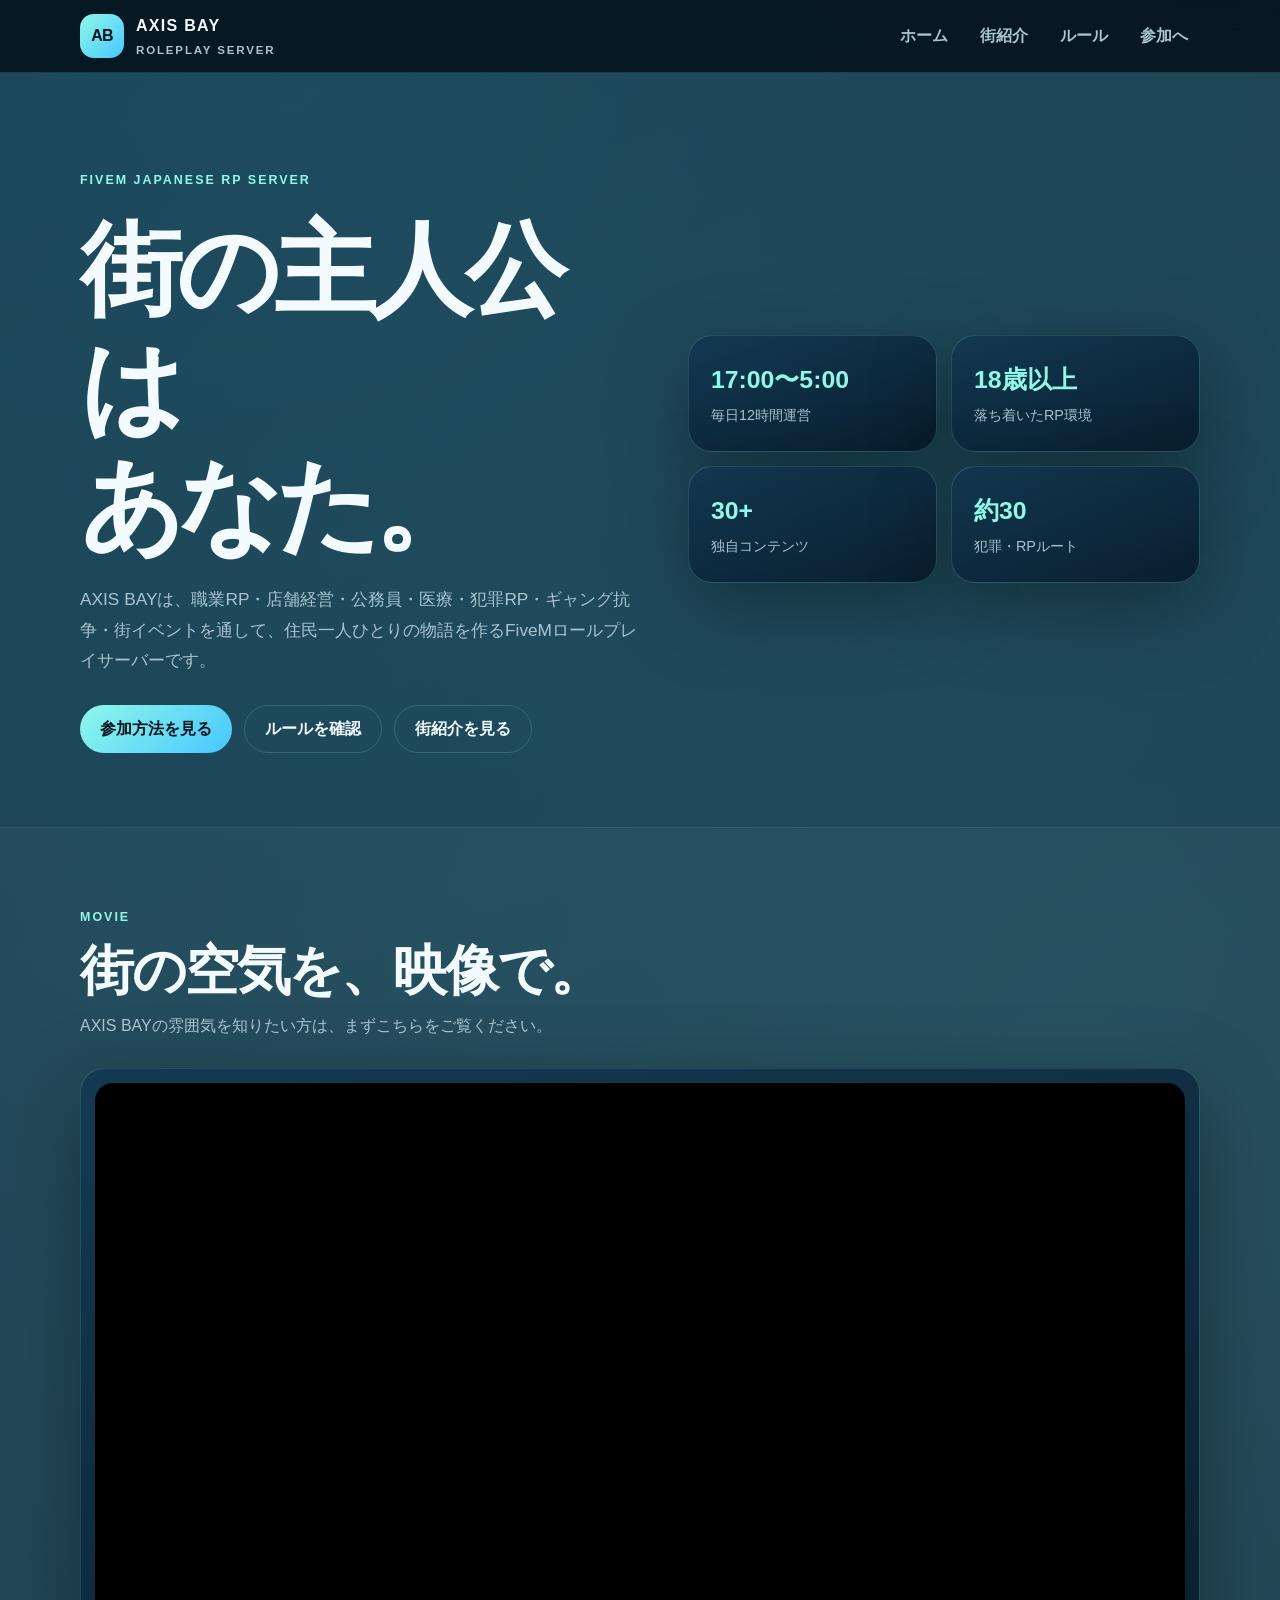
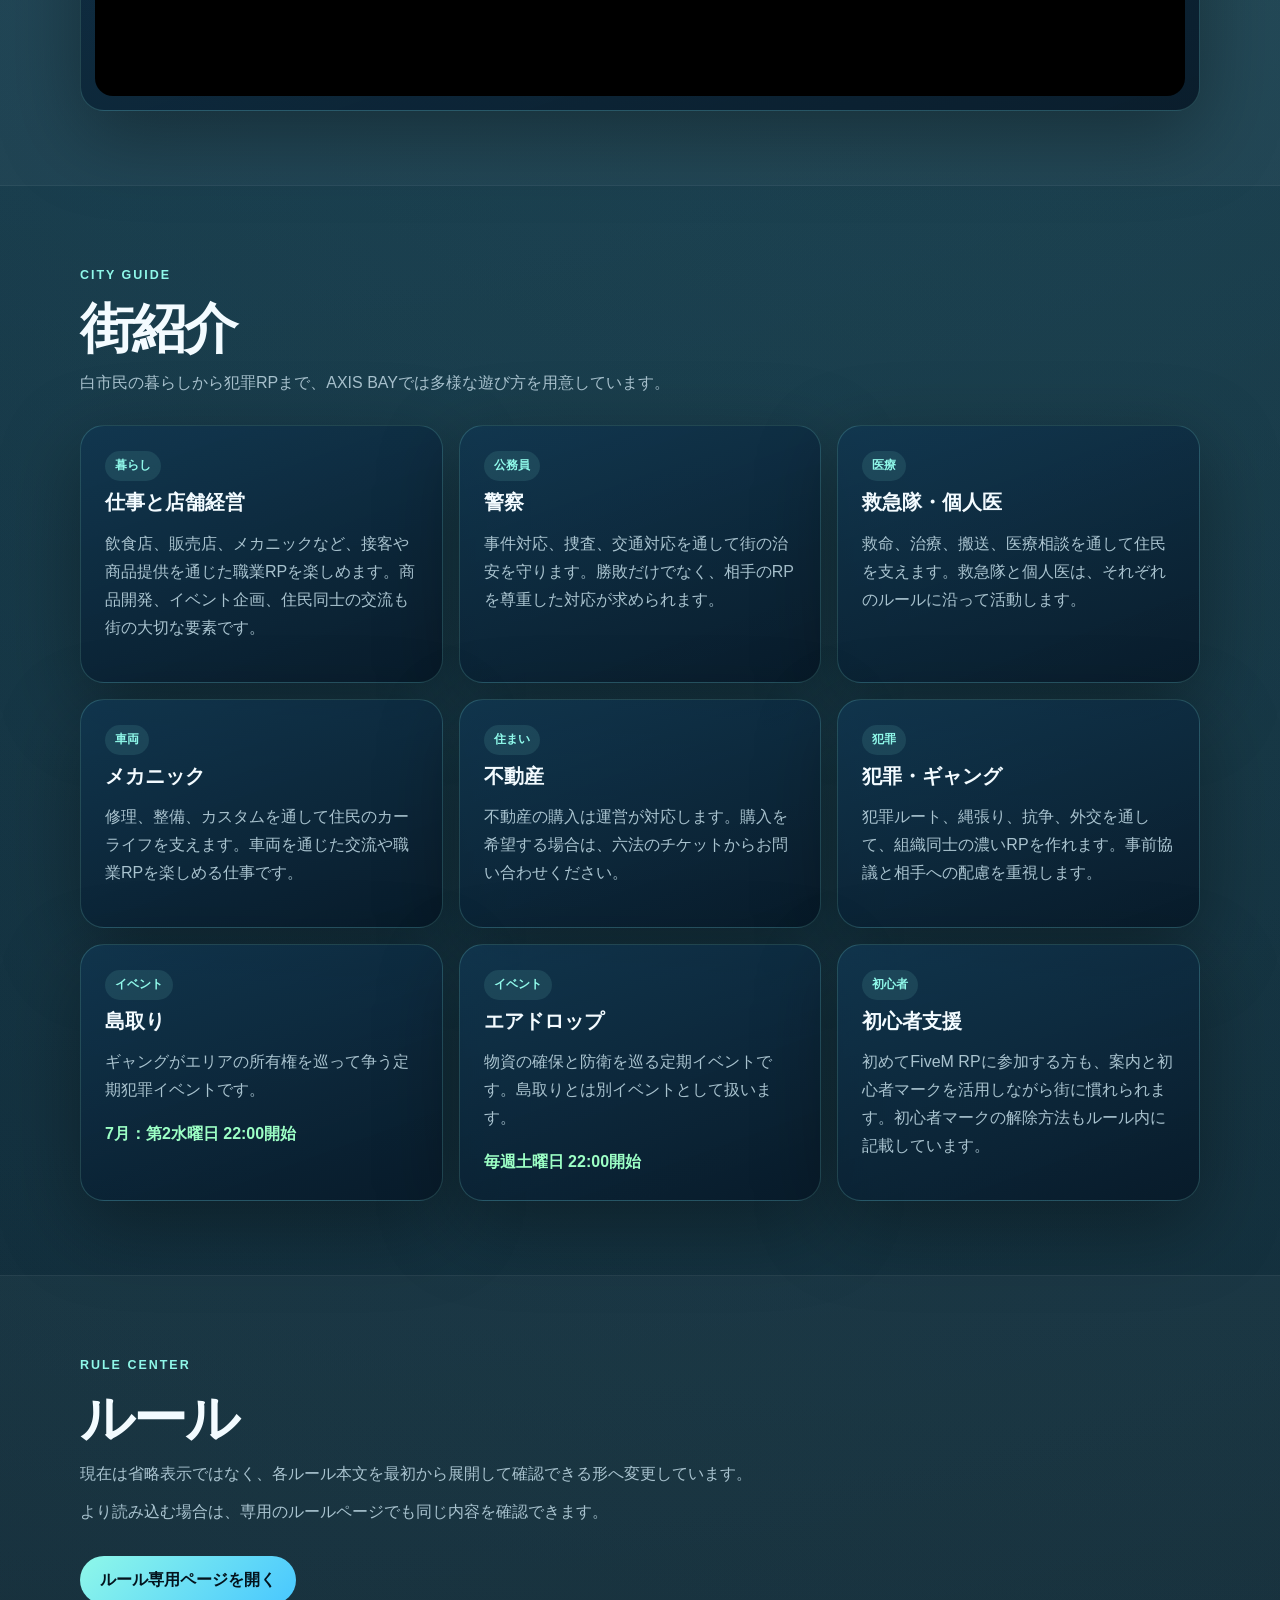
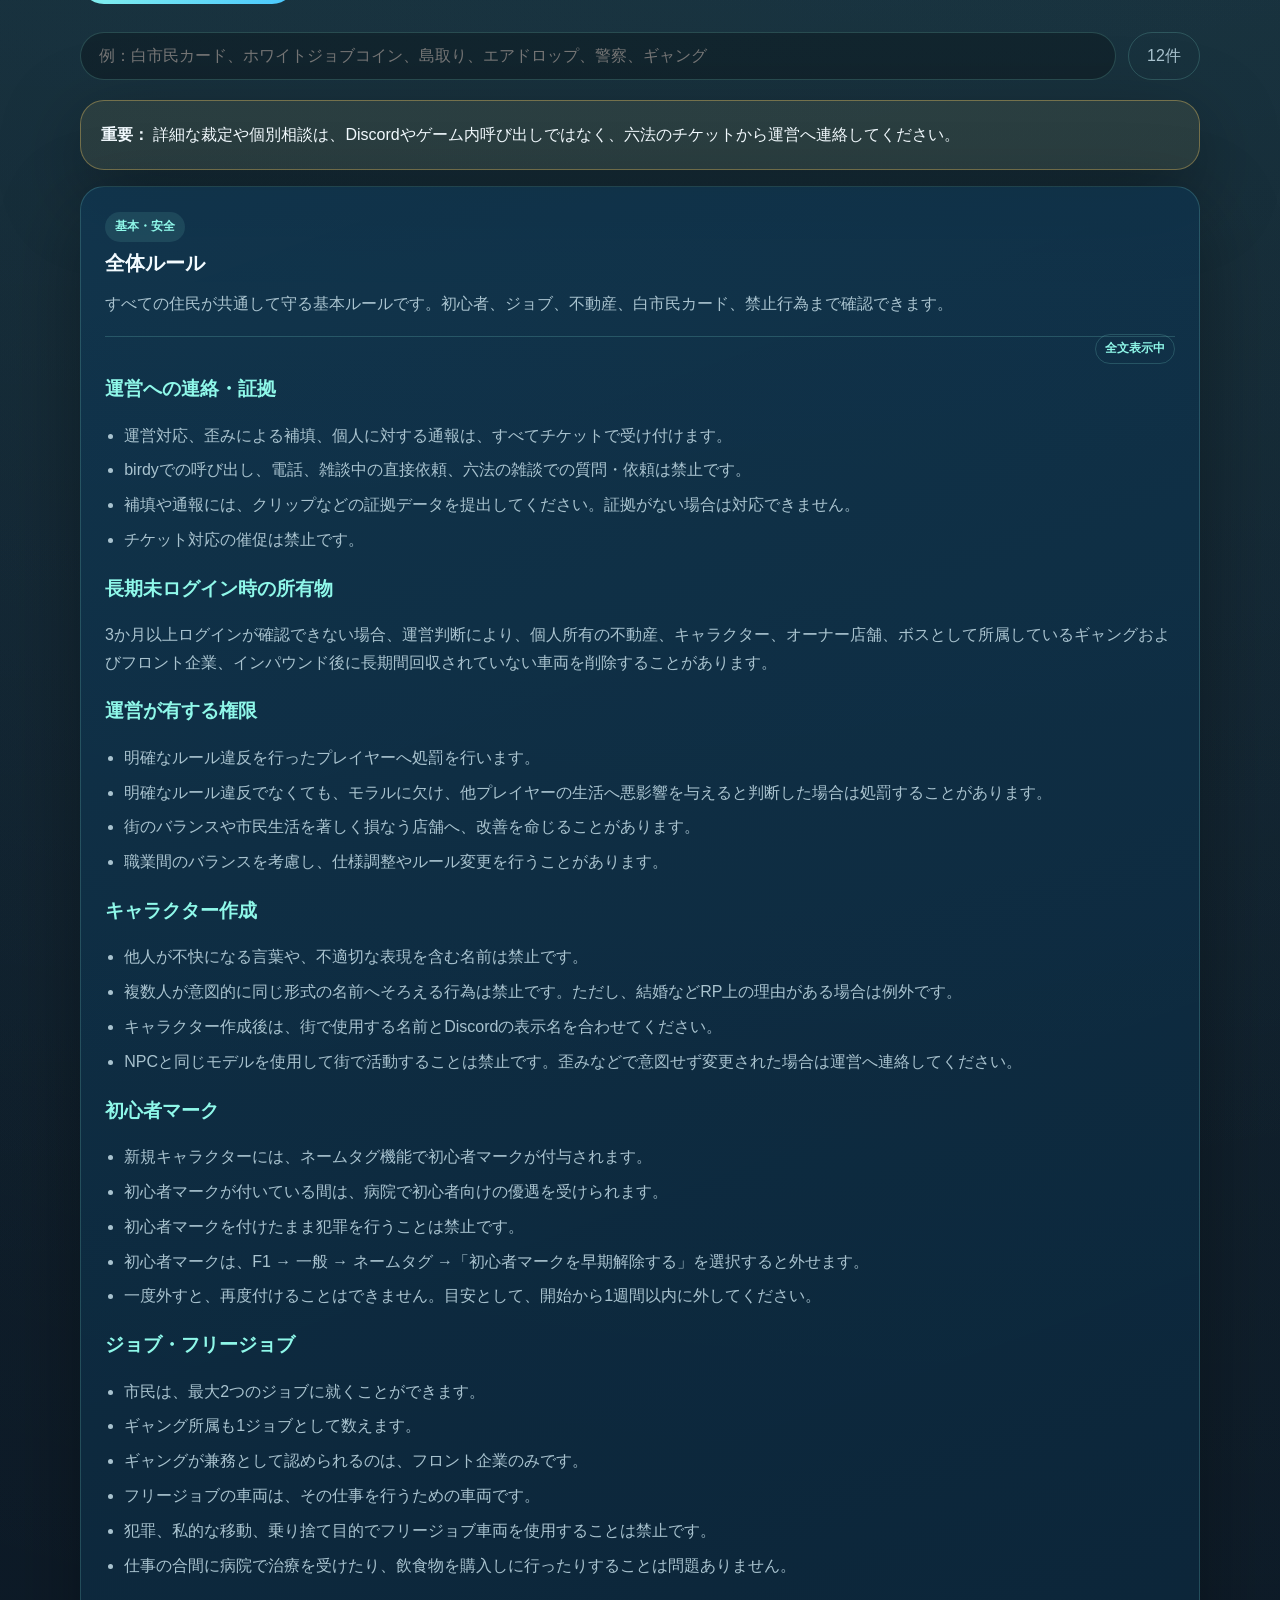
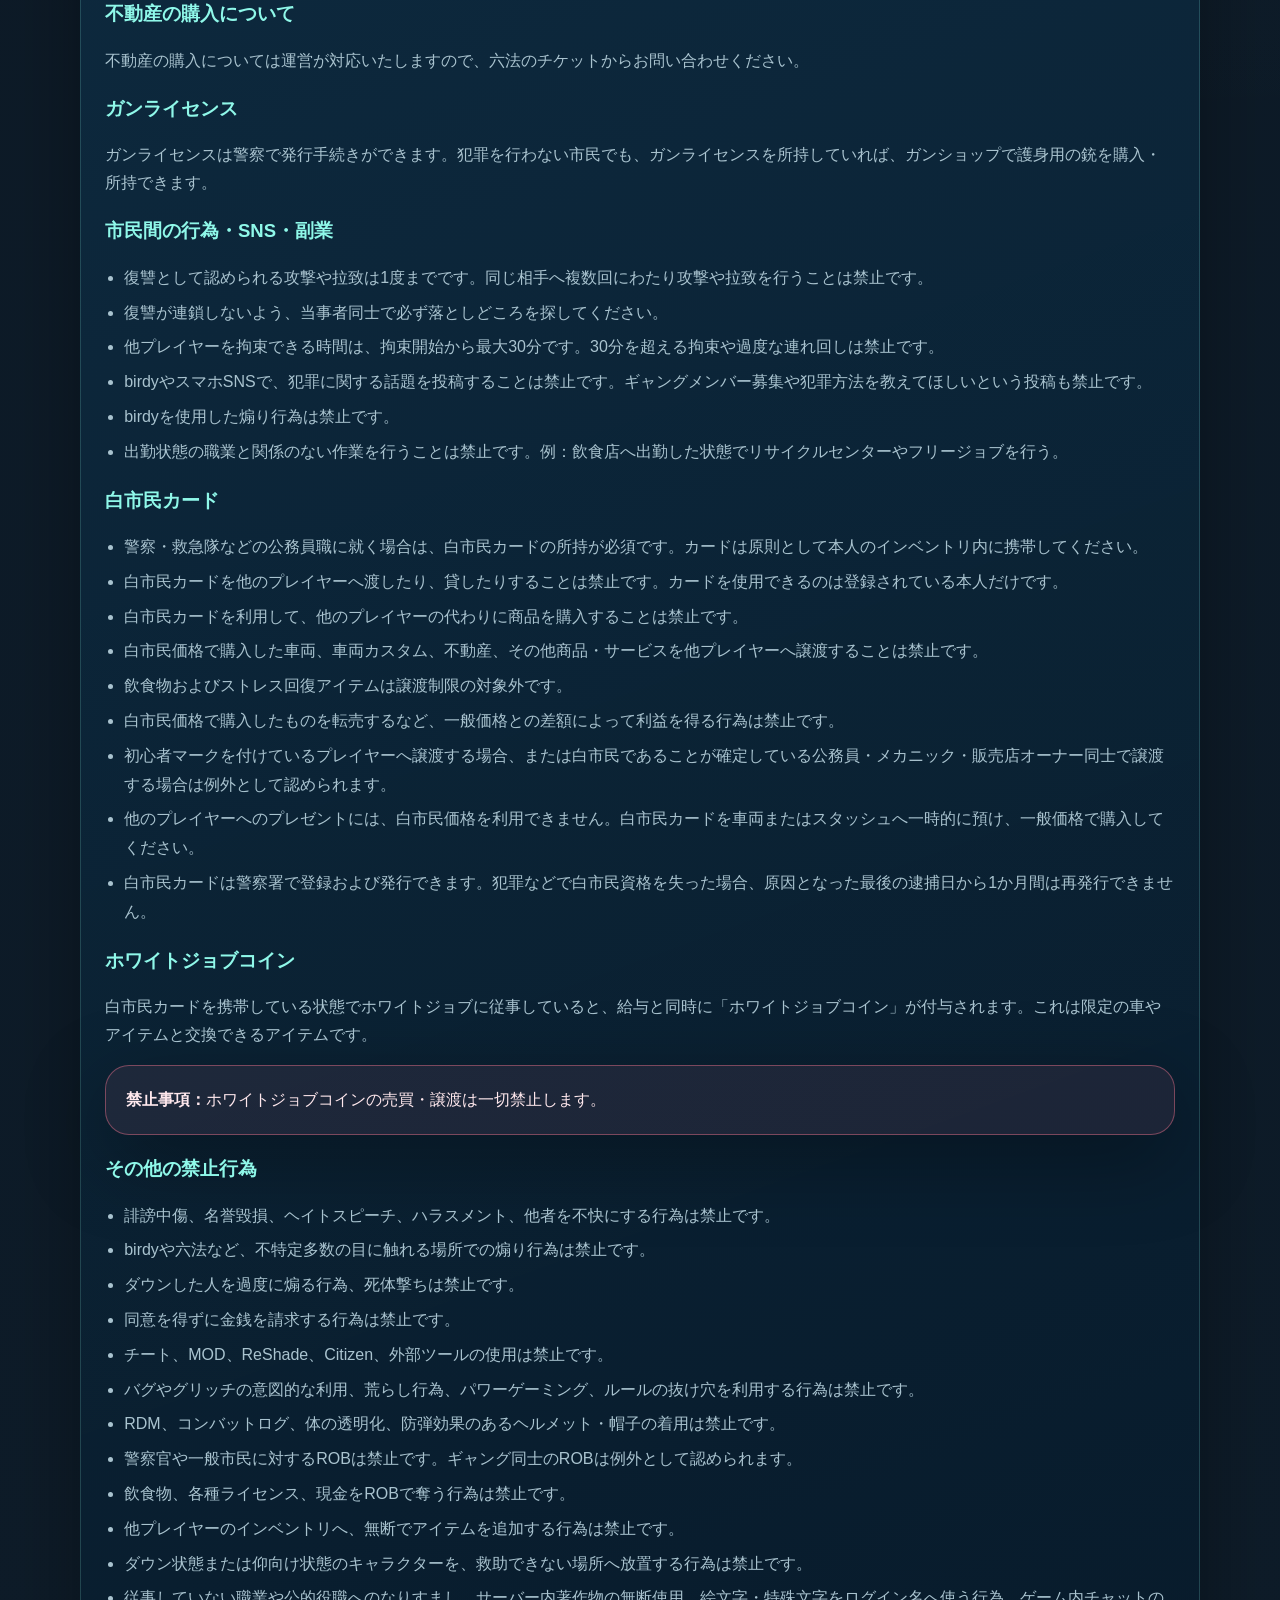
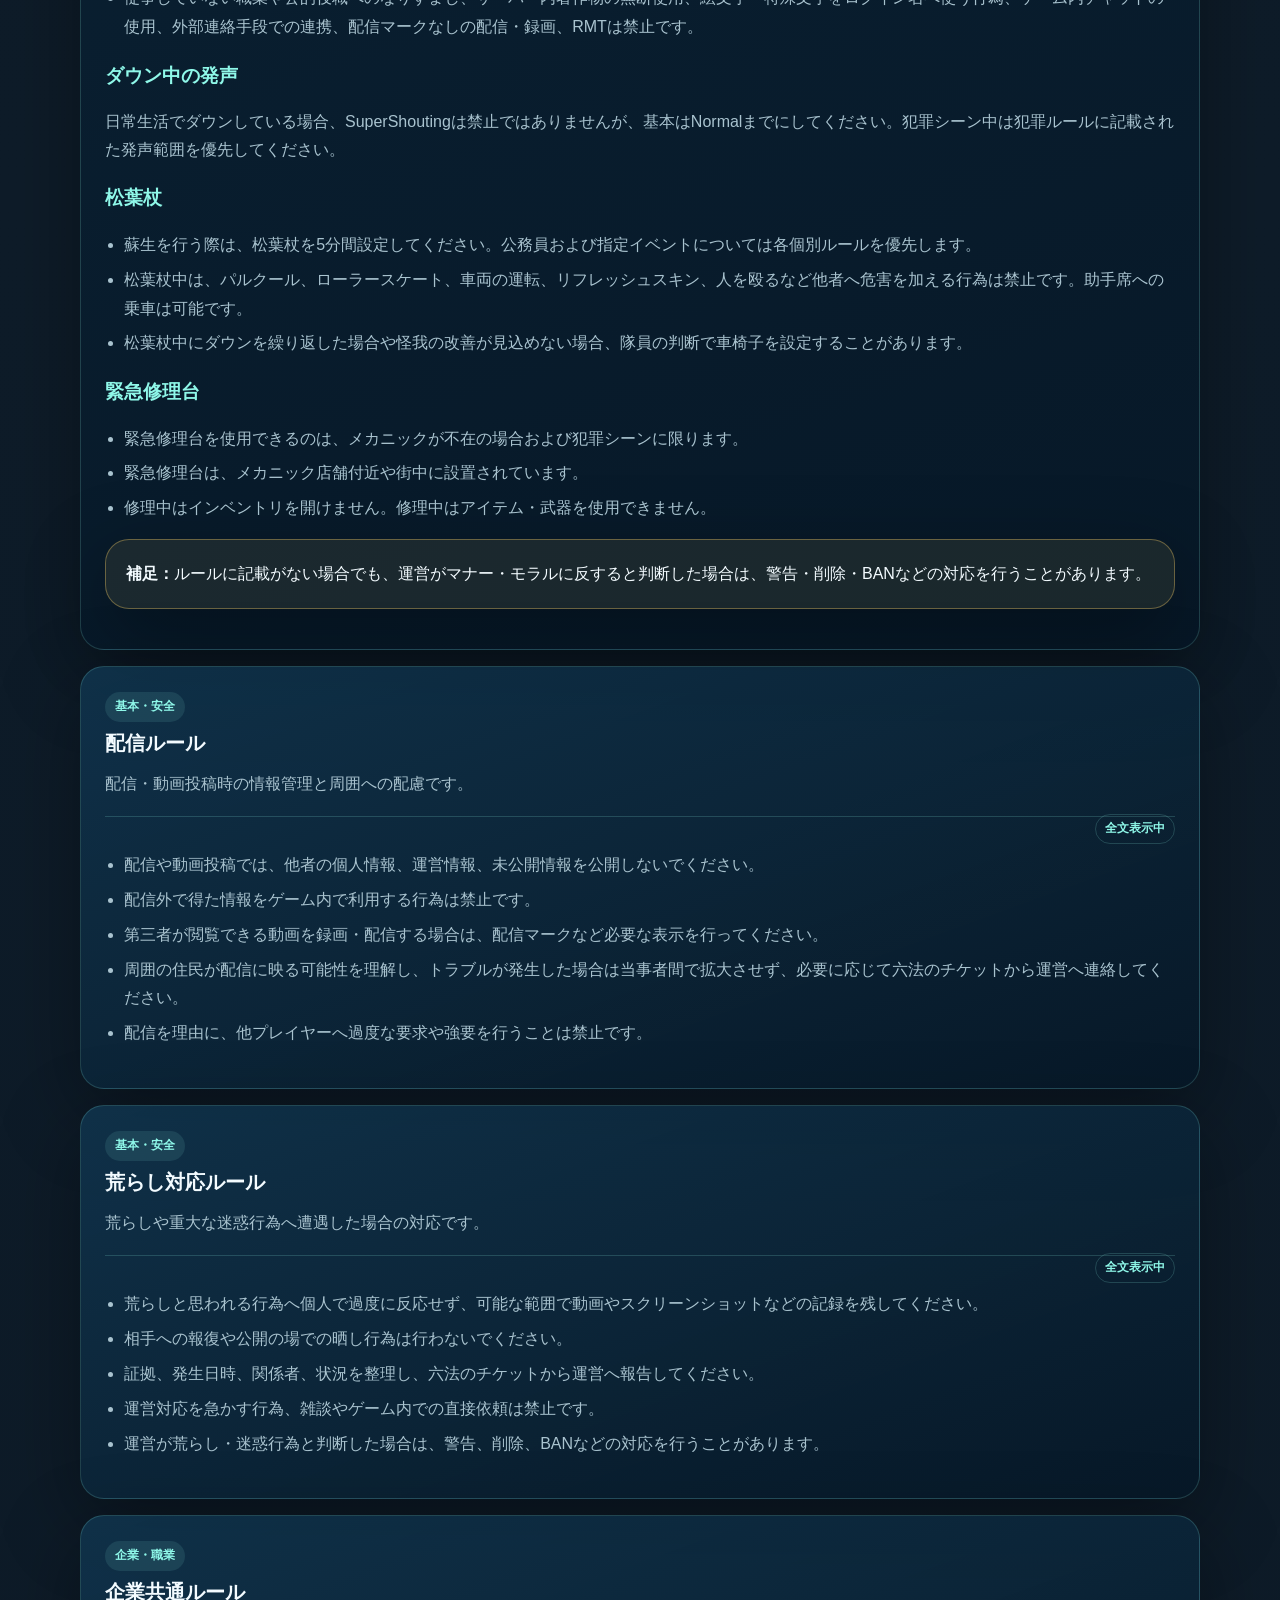
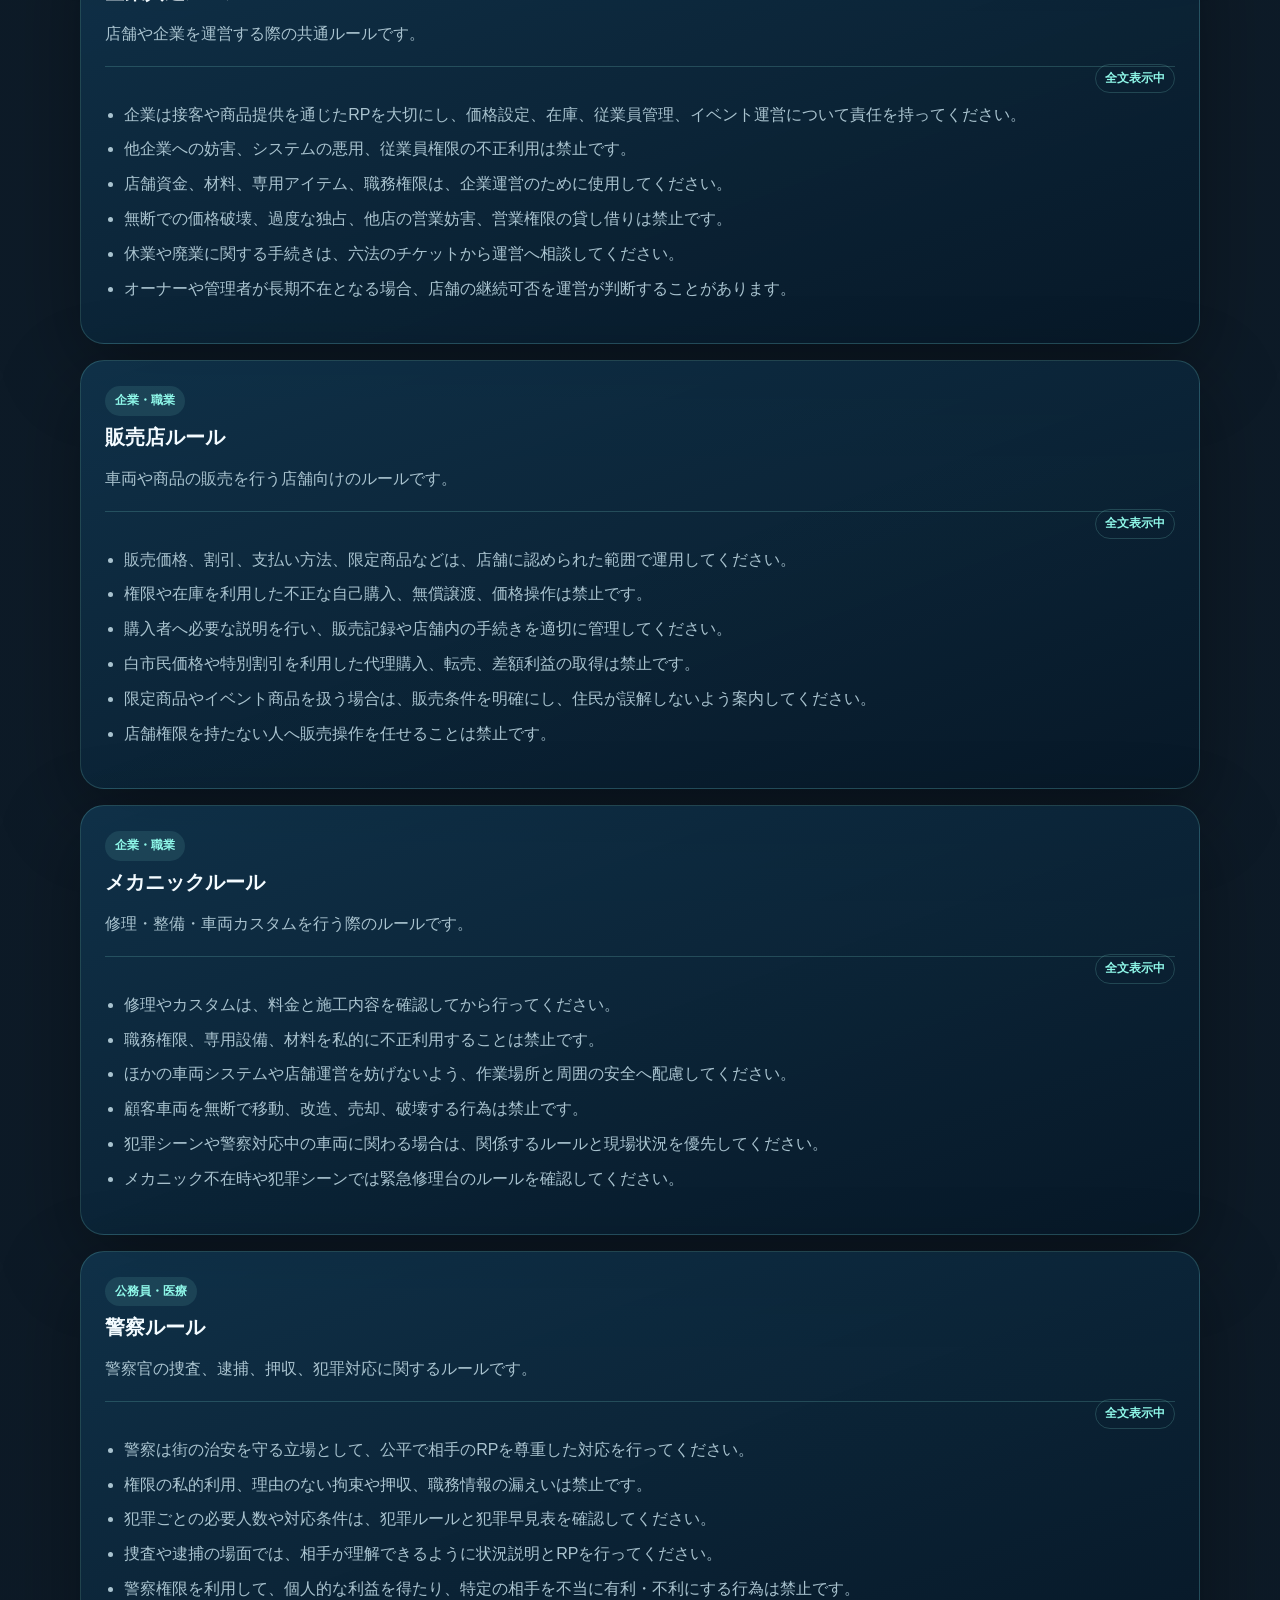
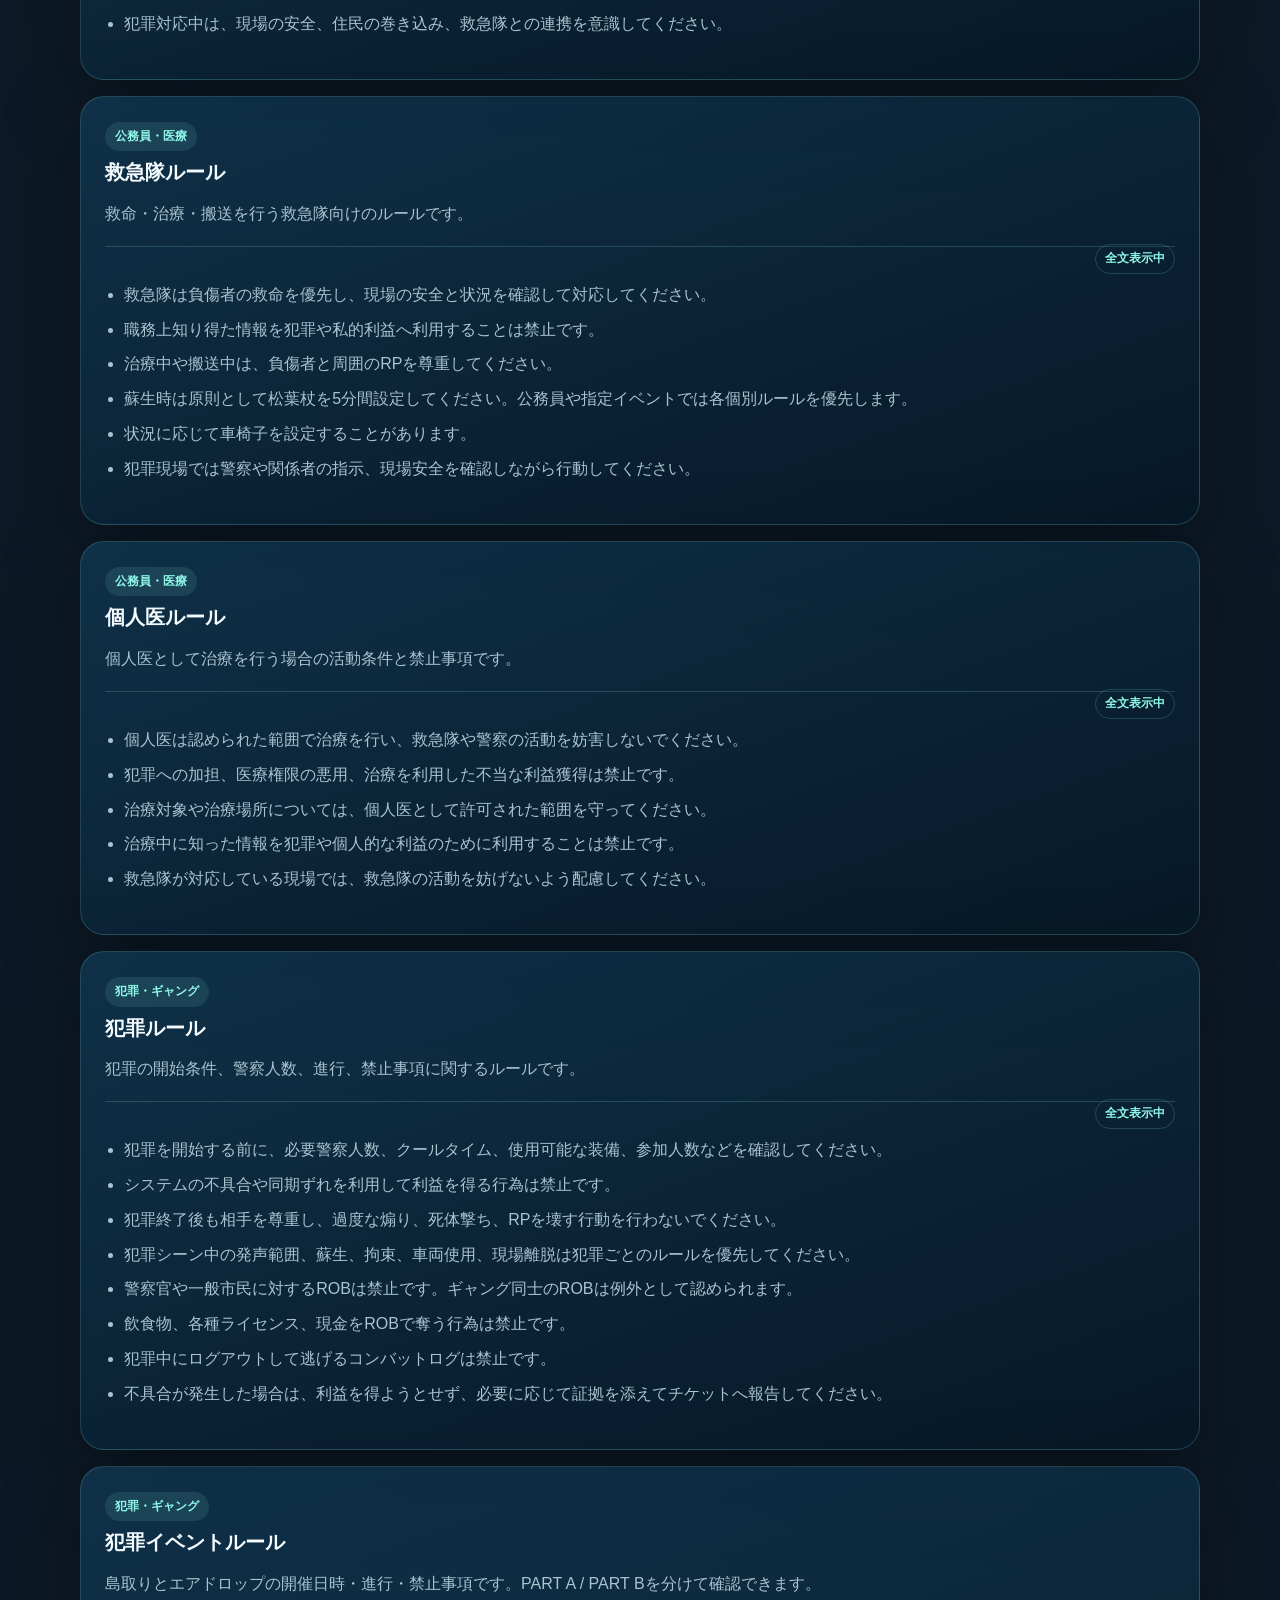
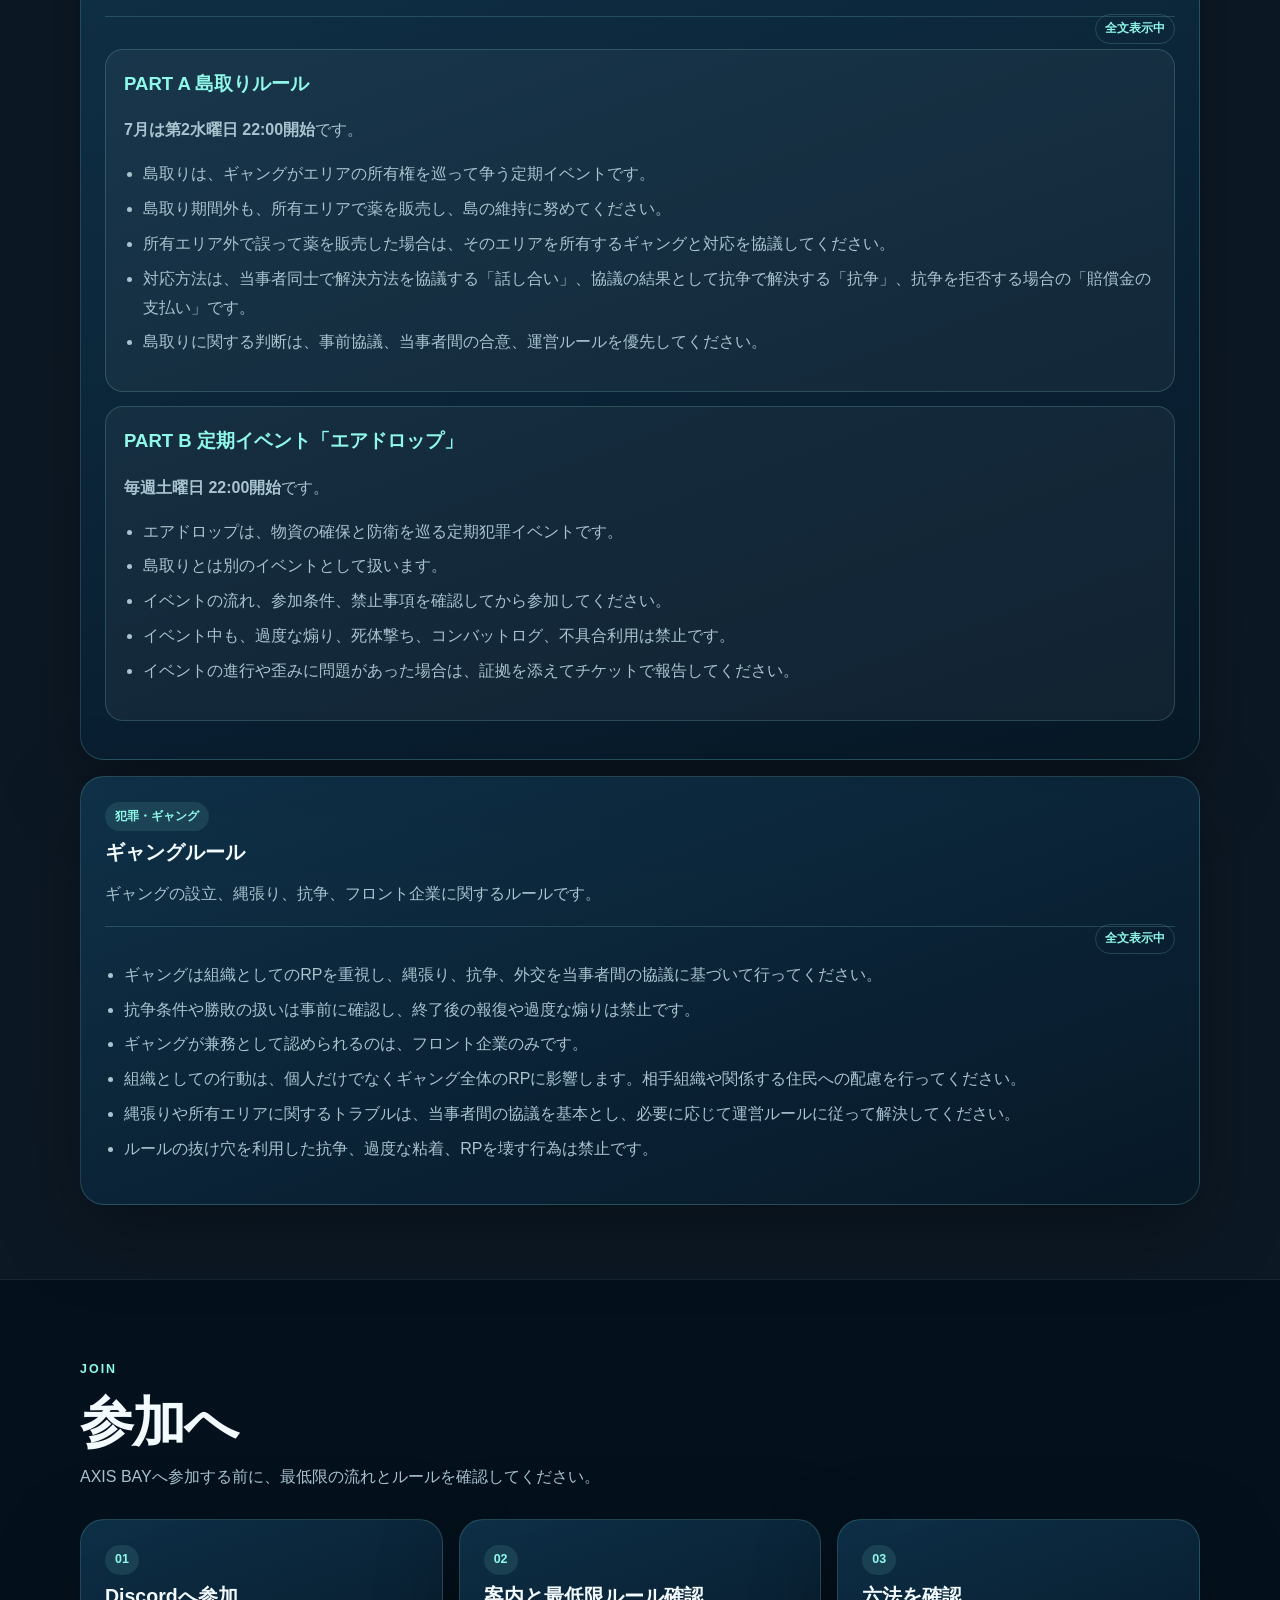
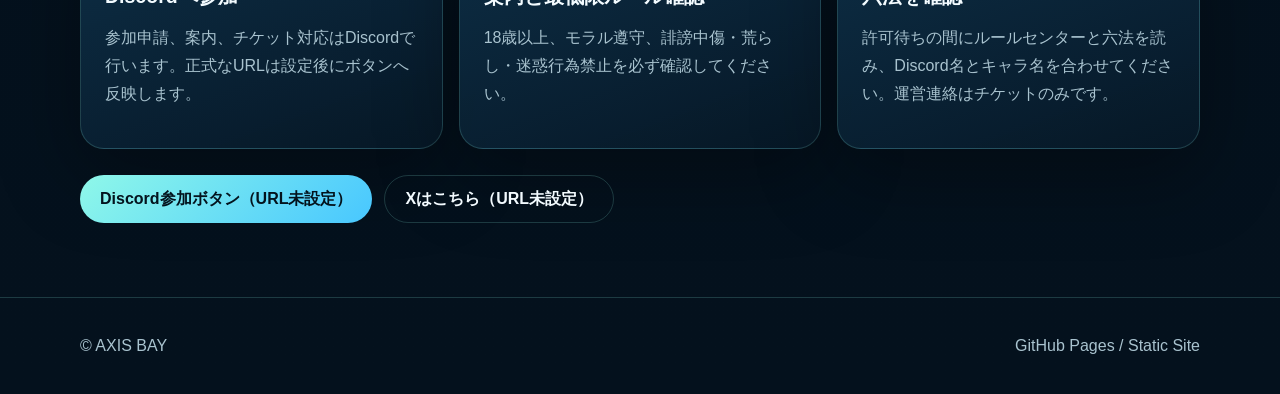
<file: index.html>
<!doctype html>
<html lang="ja">
<head>
  <meta charset="utf-8">
  <meta name="viewport" content="width=device-width,initial-scale=1">
  <meta name="description" content="AXIS BAY公式サイト。FiveM RPサーバーの街紹介、ルール、参加案内を掲載しています。">
  <meta name="theme-color" content="#061522">
  <title>AXIS BAY 公式サイト</title>
  <link rel="stylesheet" href="assets/style.css">
  <style>
    .rules-grid{grid-template-columns:1fr!important}.rule-card{max-width:100%}.rule-card summary:after{content:'全文表示中';float:right;color:var(--accent);font-size:.78rem;border:1px solid var(--line);border-radius:999px;padding:3px 9px}.rule-card[open] summary:after{content:'全文表示中'}.rule-body{font-size:1rem}.rule-body h4{font-size:1.16rem}.rule-body li{line-height:1.8}.rule-open-note{margin-top:12px;color:var(--muted)}
  </style>
</head>
<body>
<header class="header">
  <div class="container nav">
    <a class="brand" href="#home"><span class="brand-mark">AB</span><span>AXIS BAY<small>ROLEPLAY SERVER</small></span></a>
    <button class="menu" type="button" aria-label="メニューを開く">☰</button>
    <nav class="links" aria-label="主要メニュー">
      <a href="#home">ホーム</a>
      <a href="#city">街紹介</a>
      <a href="rules.html">ルール</a>
      <a href="#join">参加へ</a>
    </nav>
  </div>
</header>

<main>
  <section class="hero" id="home">
    <div class="container hero-grid">
      <div>
        <span class="eyebrow">FIVEM JAPANESE RP SERVER</span>
        <h1>街の主人公は<br>あなた。</h1>
        <p class="lead">AXIS BAYは、職業RP・店舗経営・公務員・医療・犯罪RP・ギャング抗争・街イベントを通して、住民一人ひとりの物語を作るFiveMロールプレイサーバーです。</p>
        <div class="actions">
          <a class="button" href="#join">参加方法を見る</a>
          <a class="button sub" href="rules.html">ルールを確認</a>
          <a class="button sub" href="#city">街紹介を見る</a>
        </div>
      </div>
      <div class="stat-grid" aria-label="サーバー概要">
        <div class="stat"><b>17:00〜5:00</b><span>毎日12時間運営</span></div>
        <div class="stat"><b>18歳以上</b><span>落ち着いたRP環境</span></div>
        <div class="stat"><b>30+</b><span>独自コンテンツ</span></div>
        <div class="stat"><b>約30</b><span>犯罪・RPルート</span></div>
      </div>
    </div>
  </section>

  <section class="section alt" aria-labelledby="movie-title">
    <div class="container">
      <div class="section-head">
        <span class="eyebrow">MOVIE</span>
        <h2 id="movie-title">街の空気を、映像で。</h2>
        <p>AXIS BAYの雰囲気を知りたい方は、まずこちらをご覧ください。</p>
      </div>
      <div class="video"><div class="frame"><iframe src="https://www.youtube.com/embed/bWjh5AaDpJE" title="AXIS BAY紹介動画" allow="accelerometer; autoplay; clipboard-write; encrypted-media; gyroscope; picture-in-picture; web-share" allowfullscreen></iframe></div></div>
    </div>
  </section>

  <section class="section" id="city">
    <div class="container">
      <div class="section-head">
        <span class="eyebrow">CITY GUIDE</span>
        <h2>街紹介</h2>
        <p>白市民の暮らしから犯罪RPまで、AXIS BAYでは多様な遊び方を用意しています。</p>
      </div>
      <div class="card-grid" id="cityGrid"></div>
    </div>
  </section>

  <section class="section alt" id="rules">
    <div class="container">
      <div class="section-head">
        <span class="eyebrow">RULE CENTER</span>
        <h2>ルール</h2>
        <p>現在は省略表示ではなく、各ルール本文を最初から展開して確認できる形へ変更しています。</p>
        <p class="rule-open-note">より読み込む場合は、専用のルールページでも同じ内容を確認できます。</p>
        <div class="actions"><a class="button" href="rules.html">ルール専用ページを開く</a></div>
      </div>
      <div class="tool-row">
        <input class="search" id="ruleSearch" type="search" placeholder="例：白市民カード、ホワイトジョブコイン、島取り、エアドロップ、警察、ギャング">
        <span class="pill" id="ruleCount">12件</span>
      </div>
      <div class="alert warn"><strong>重要：</strong> 詳細な裁定や個別相談は、Discordやゲーム内呼び出しではなく、六法のチケットから運営へ連絡してください。</div>
      <div class="card-grid rules-grid" id="ruleList"></div>
    </div>
  </section>

  <section class="section" id="join">
    <div class="container">
      <div class="section-head">
        <span class="eyebrow">JOIN</span>
        <h2>参加へ</h2>
        <p>AXIS BAYへ参加する前に、最低限の流れとルールを確認してください。</p>
      </div>
      <div class="card-grid">
        <article class="card"><span class="tag">01</span><h3>Discordへ参加</h3><p>参加申請、案内、チケット対応はDiscordで行います。正式なURLは設定後にボタンへ反映します。</p></article>
        <article class="card"><span class="tag">02</span><h3>案内と最低限ルール確認</h3><p>18歳以上、モラル遵守、誹謗中傷・荒らし・迷惑行為禁止を必ず確認してください。</p></article>
        <article class="card"><span class="tag">03</span><h3>六法を確認</h3><p>許可待ちの間にルールセンターと六法を読み、Discord名とキャラ名を合わせてください。運営連絡はチケットのみです。</p></article>
      </div>
      <div class="actions link-actions" id="links">
        <a class="button" href="#">Discord参加ボタン（URL未設定）</a>
        <a class="button sub" href="#">Xはこちら（URL未設定）</a>
      </div>
    </div>
  </section>
</main>

<footer class="footer"><div class="container footer-row"><span>© AXIS BAY</span><span>GitHub Pages / Static Site</span></div></footer>
<script src="assets/app.js"></script>
<script>
  window.addEventListener('DOMContentLoaded', function(){
    document.querySelectorAll('.rule-card').forEach(function(card){ card.open = true; });
    var search = document.getElementById('ruleSearch');
    if (search) search.addEventListener('input', function(){ setTimeout(function(){ document.querySelectorAll('.rule-card').forEach(function(card){ card.open = true; }); }, 0); });
  });
</script>
</body>
</html>
</file>
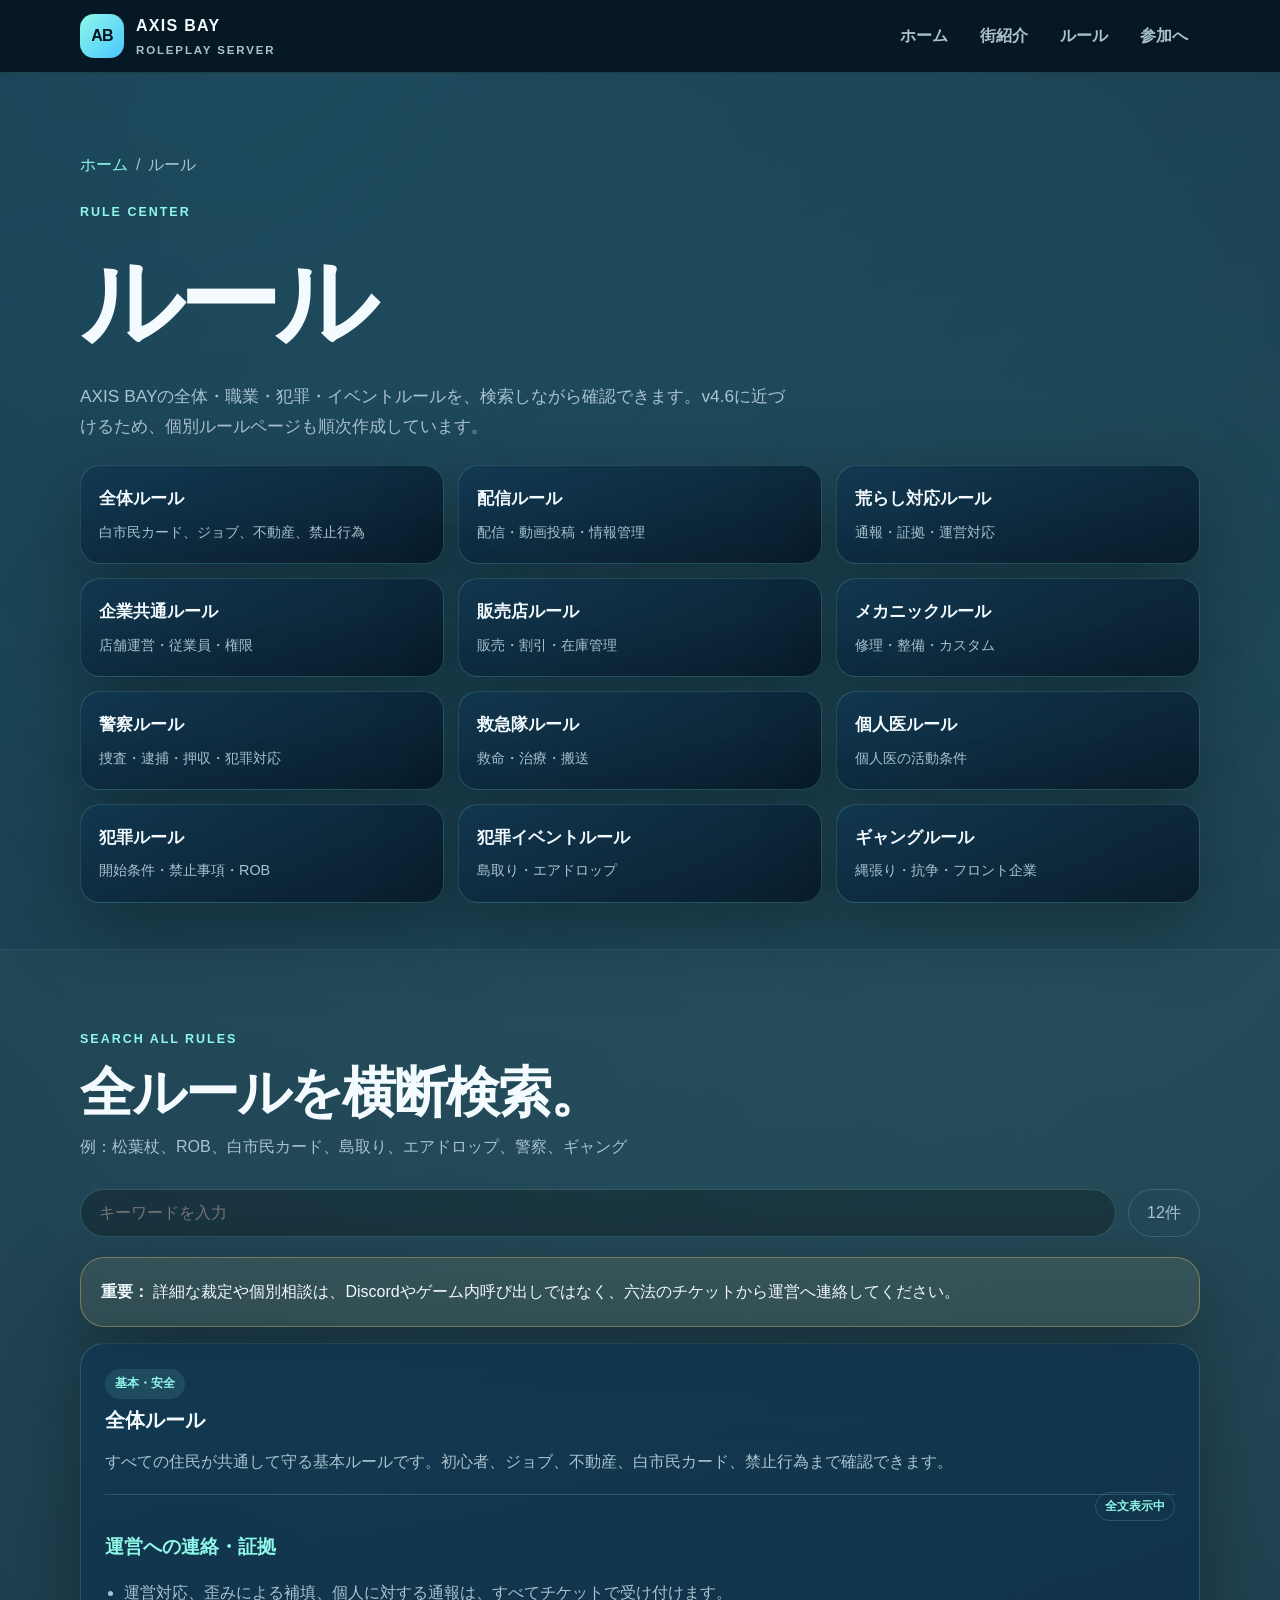
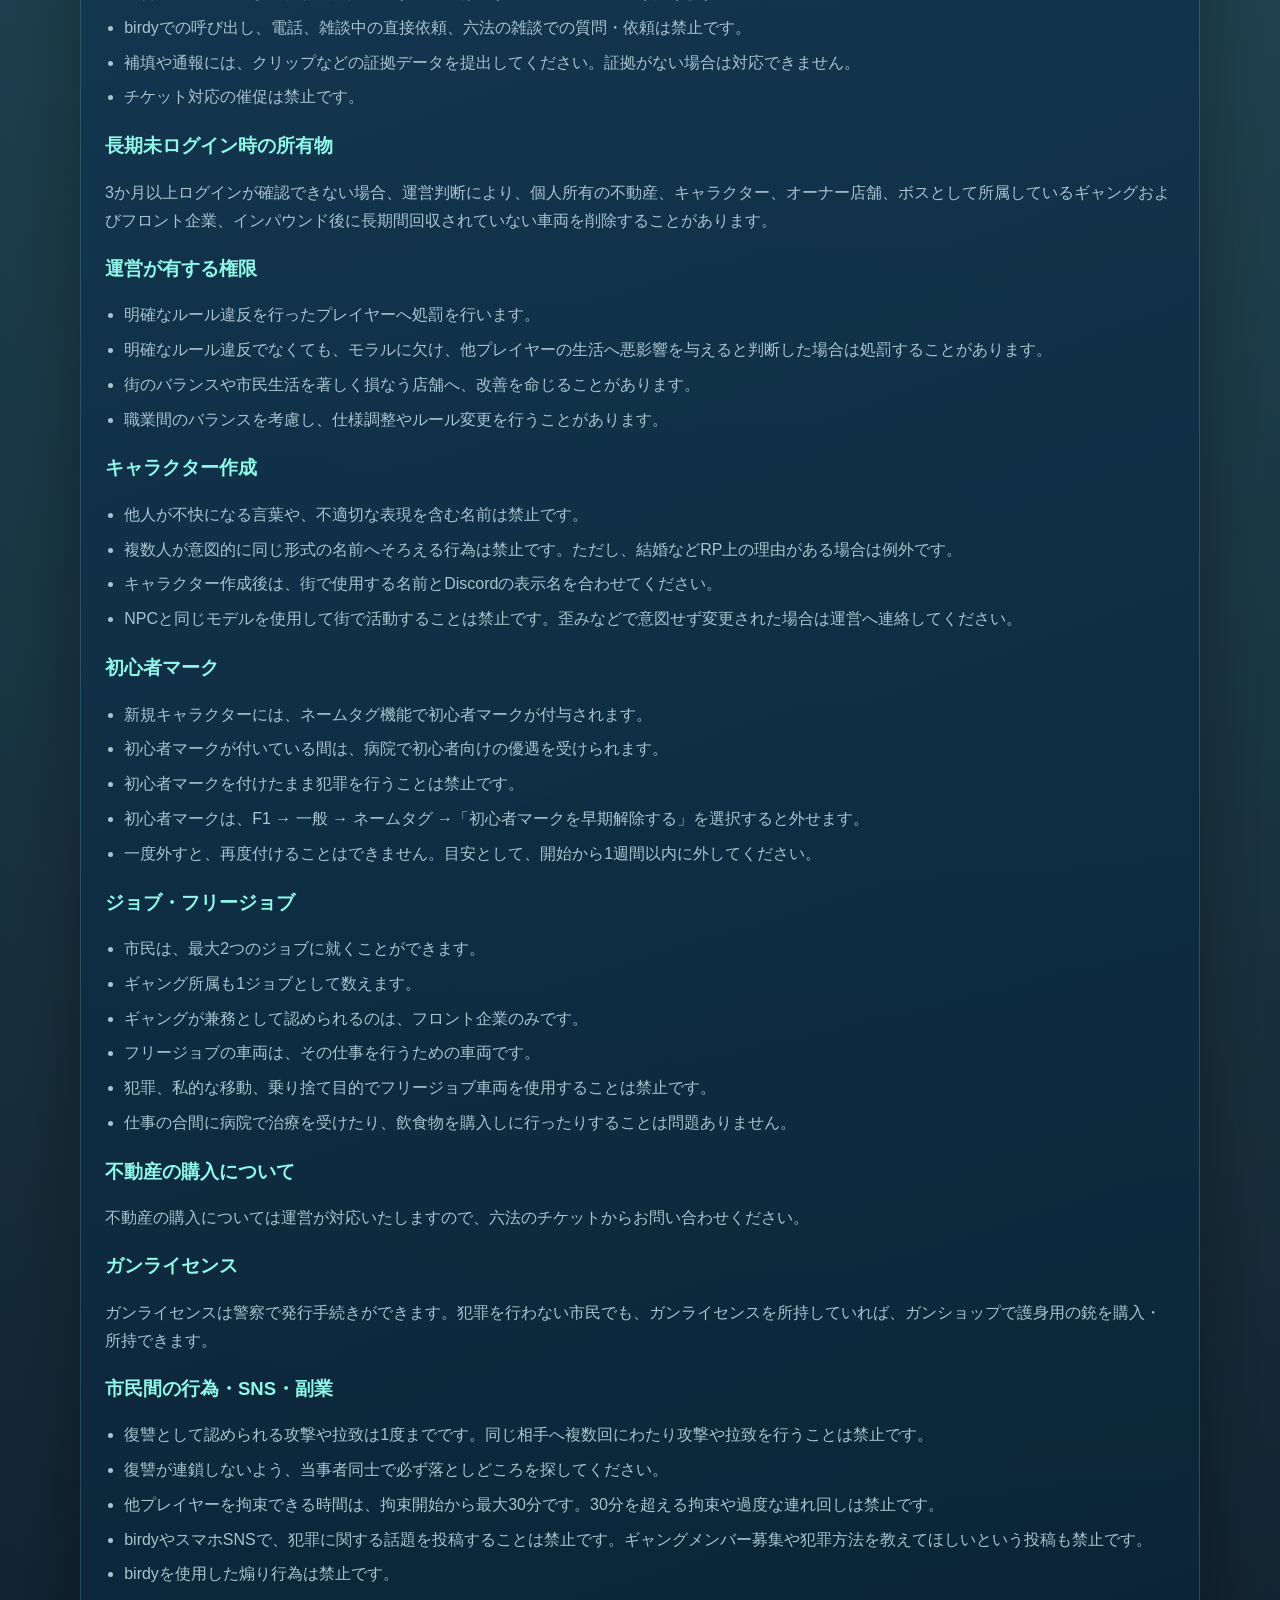
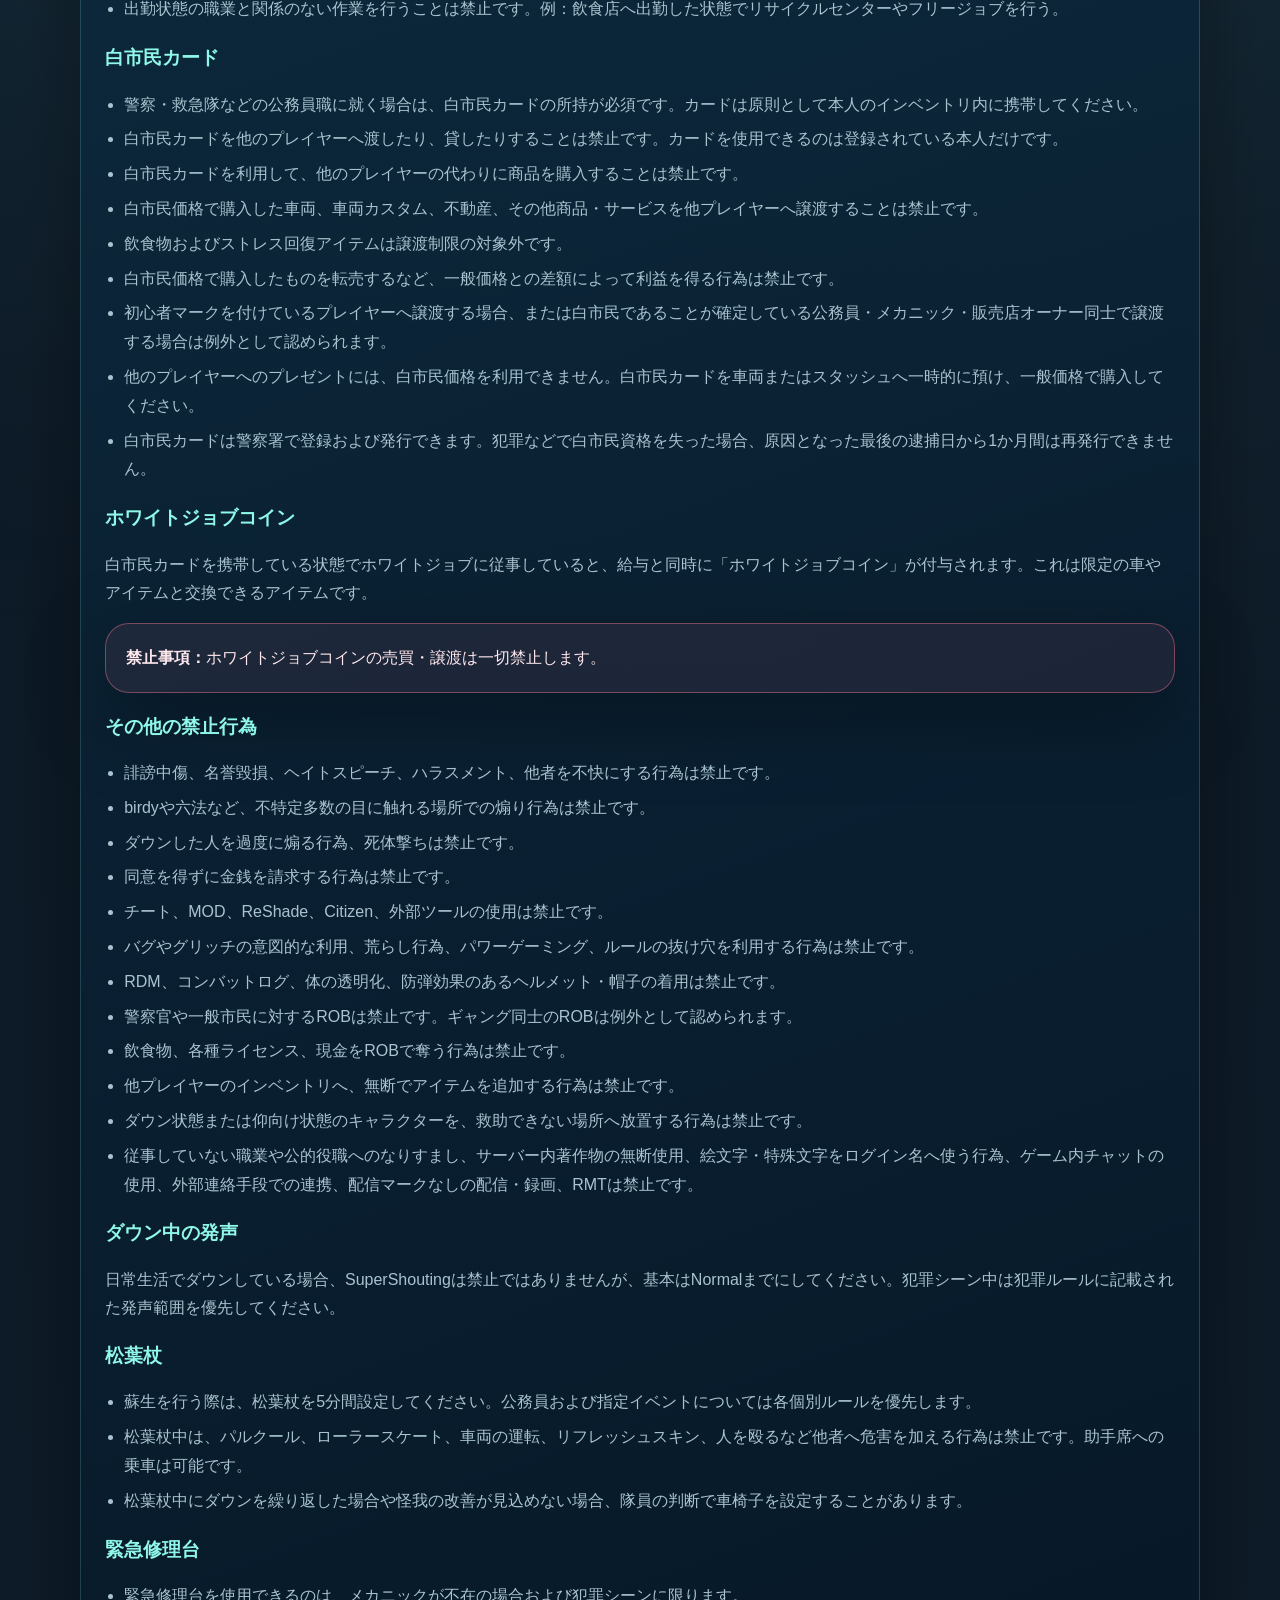
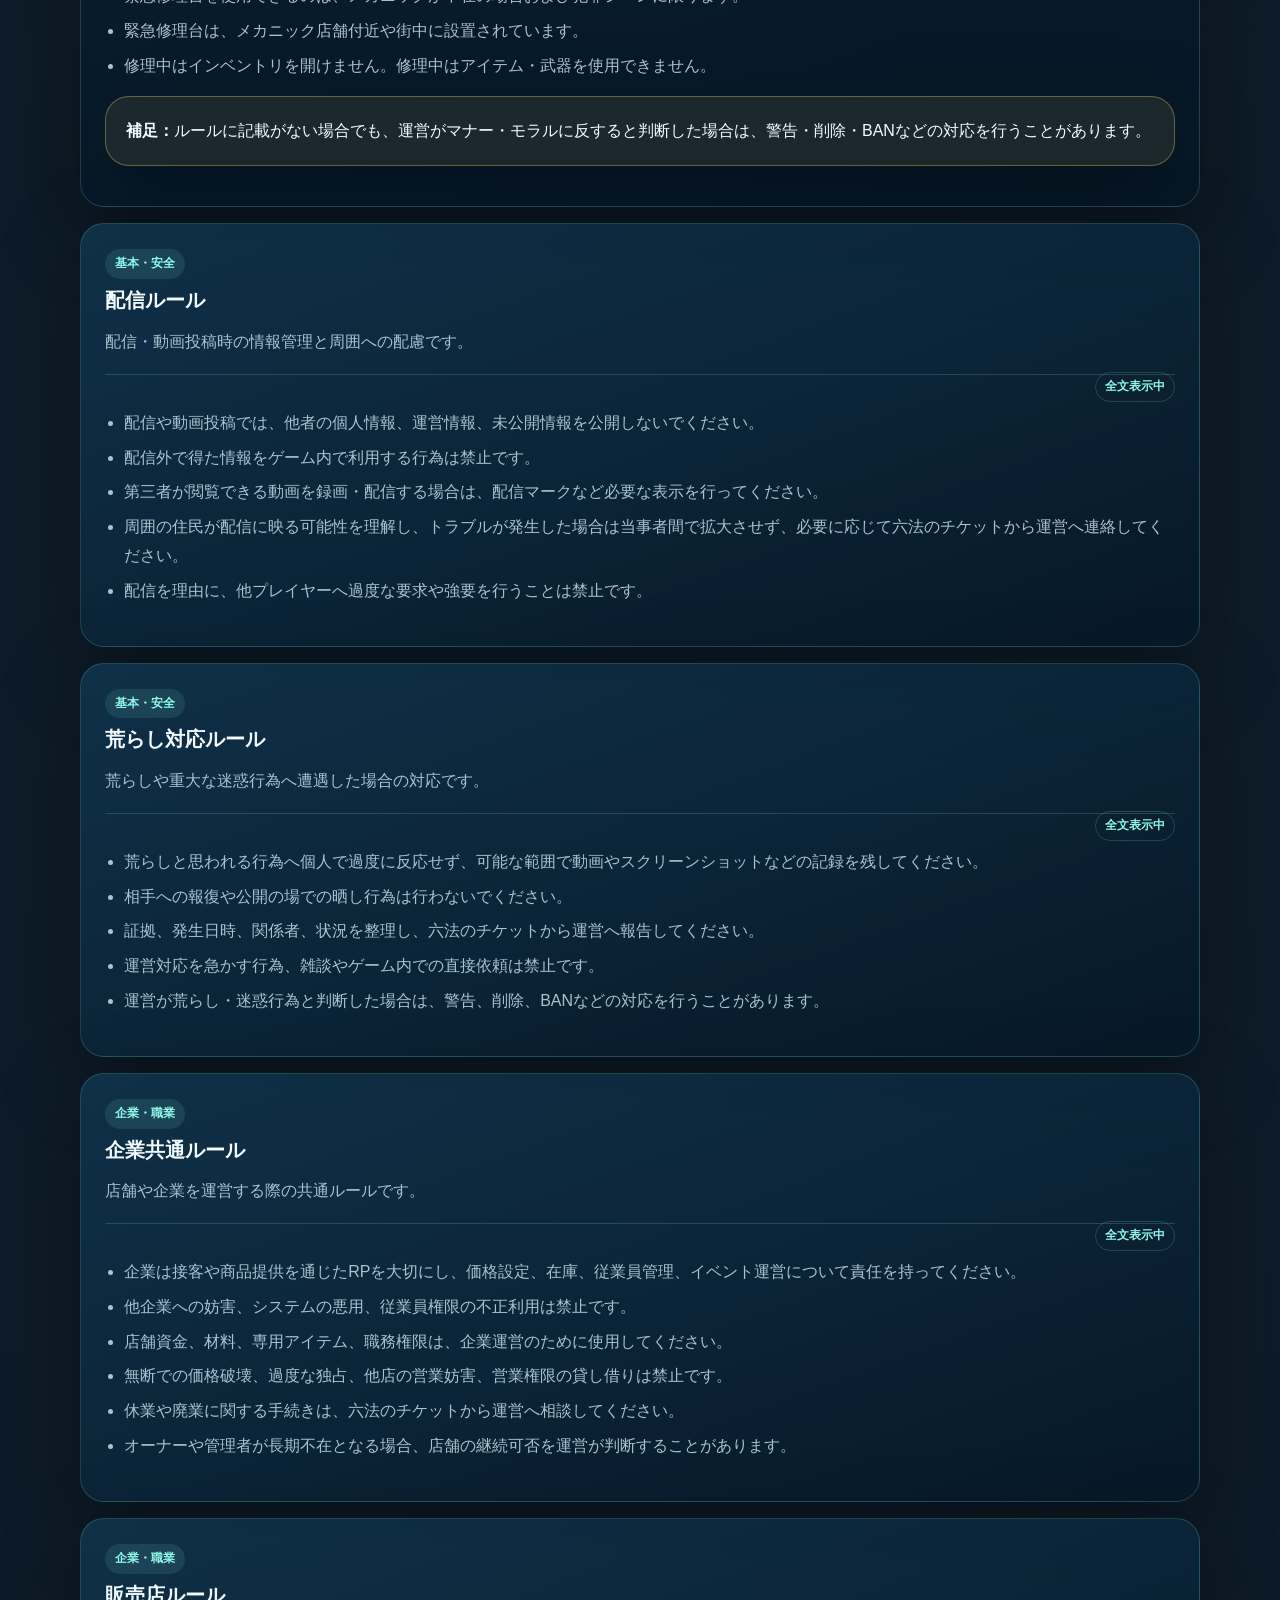
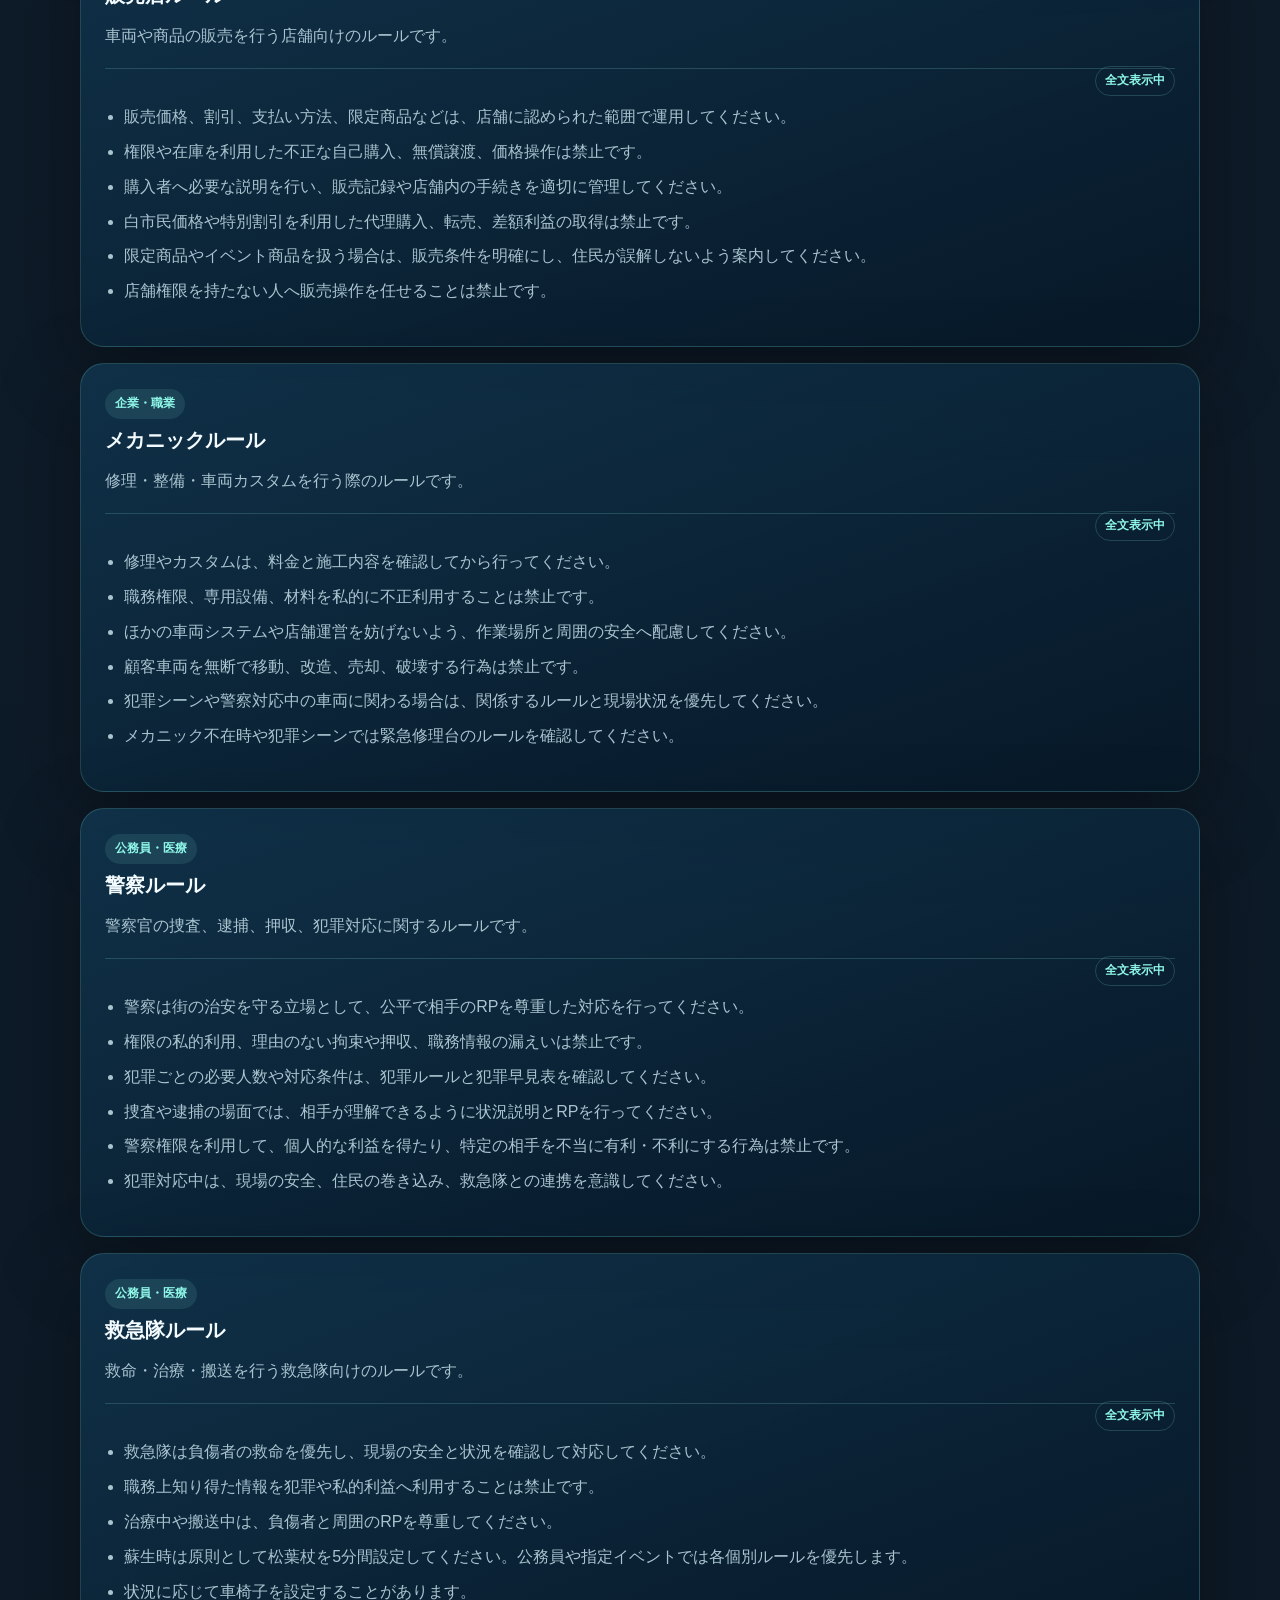
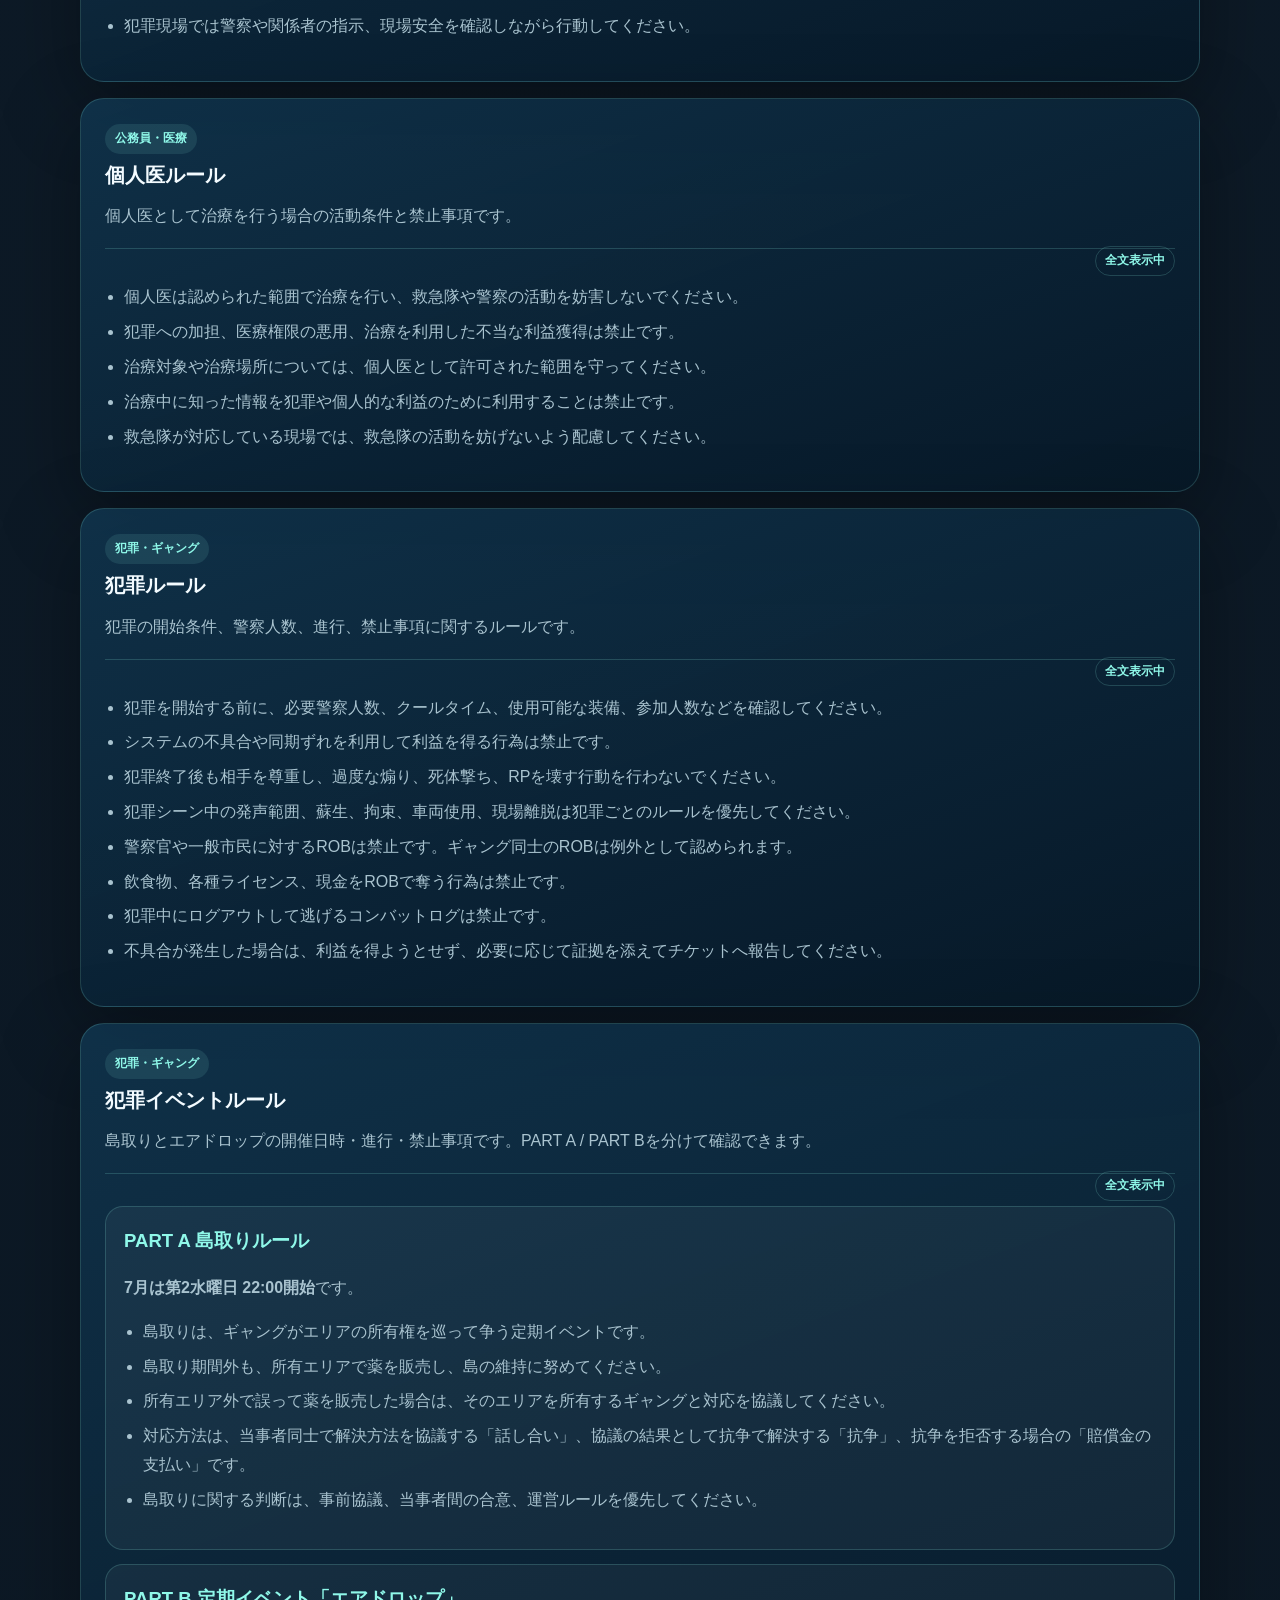
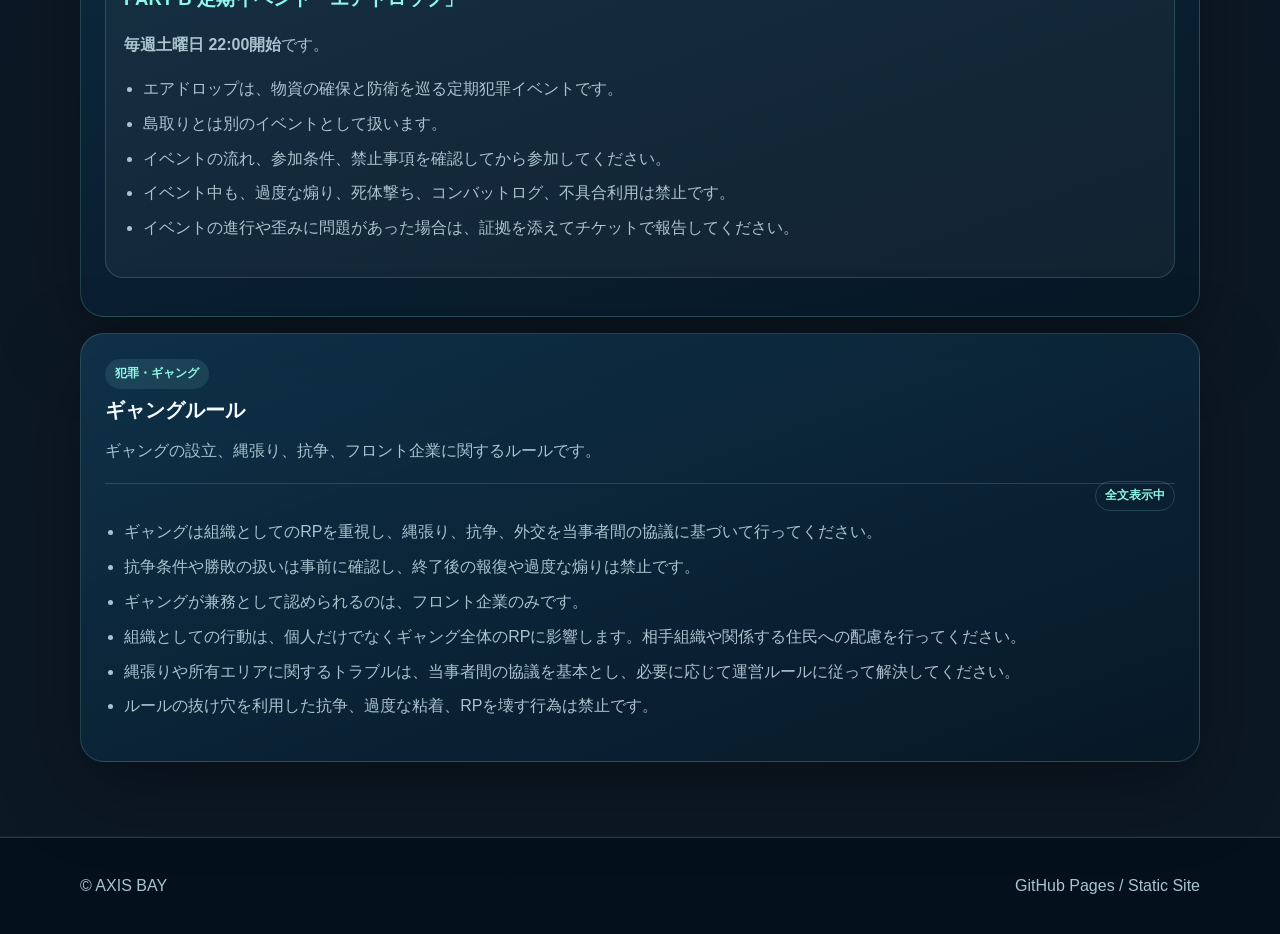
<file: rules.html>
<!doctype html>
<html lang="ja">
<head>
  <meta charset="utf-8">
  <meta name="viewport" content="width=device-width,initial-scale=1">
  <meta name="description" content="AXIS BAYの全体・職業・犯罪・イベントルールを確認できるルールセンターです。">
  <meta name="theme-color" content="#061522">
  <title>ルール｜AXIS BAY</title>
  <link rel="stylesheet" href="assets/style.css">
  <style>
    .rules-grid{grid-template-columns:1fr!important}.rule-card{max-width:100%}.rule-card summary:after{content:'全文表示中';float:right;color:var(--accent);font-size:.78rem;border:1px solid var(--line);border-radius:999px;padding:3px 9px}.rule-card[open] summary:after{content:'全文表示中'}.rule-body{font-size:1rem}.rule-body h4{font-size:1.16rem}.rule-body li{line-height:1.8}.page-hero{padding:78px 0 46px}.breadcrumbs{display:flex;gap:8px;flex-wrap:wrap;color:var(--muted);margin-bottom:18px}.breadcrumbs a{color:var(--accent);text-decoration:none}.rule-note{margin-top:12px;color:var(--muted)}.rule-link-grid{display:grid;grid-template-columns:repeat(3,1fr);gap:14px;margin-top:24px}.rule-link{display:block;text-decoration:none;border:1px solid var(--line);border-radius:20px;padding:18px;background:linear-gradient(160deg,rgba(16,54,80,.82),rgba(7,24,39,.88));box-shadow:var(--shadow)}.rule-link strong{display:block;color:var(--text);font-size:1.06rem}.rule-link span{display:block;color:var(--muted);font-size:.9rem;margin-top:6px}@media(max-width:900px){.rule-link-grid{grid-template-columns:1fr}}
  </style>
</head>
<body>
<header class="header">
  <div class="container nav">
    <a class="brand" href="index.html"><span class="brand-mark">AB</span><span>AXIS BAY<small>ROLEPLAY SERVER</small></span></a>
    <button class="menu" type="button" aria-label="メニューを開く">☰</button>
    <nav class="links" aria-label="主要メニュー">
      <a href="index.html">ホーム</a>
      <a href="index.html#city">街紹介</a>
      <a href="rules.html">ルール</a>
      <a href="index.html#join">参加へ</a>
    </nav>
  </div>
</header>
<main>
  <section class="page-hero">
    <div class="container">
      <div class="breadcrumbs"><a href="index.html">ホーム</a><span>/</span><span>ルール</span></div>
      <span class="eyebrow">RULE CENTER</span>
      <h1>ルール</h1>
      <p class="lead">AXIS BAYの全体・職業・犯罪・イベントルールを、検索しながら確認できます。v4.6に近づけるため、個別ルールページも順次作成しています。</p>
      <div class="rule-link-grid">
        <a class="rule-link" href="rules/general.html"><strong>全体ルール</strong><span>白市民カード、ジョブ、不動産、禁止行為</span></a>
        <a class="rule-link" href="rules/streaming.html"><strong>配信ルール</strong><span>配信・動画投稿・情報管理</span></a>
        <a class="rule-link" href="rules/safety.html"><strong>荒らし対応ルール</strong><span>通報・証拠・運営対応</span></a>
        <a class="rule-link" href="rules/business.html"><strong>企業共通ルール</strong><span>店舗運営・従業員・権限</span></a>
        <a class="rule-link" href="rules/shops.html"><strong>販売店ルール</strong><span>販売・割引・在庫管理</span></a>
        <a class="rule-link" href="rules/mechanic.html"><strong>メカニックルール</strong><span>修理・整備・カスタム</span></a>
        <a class="rule-link" href="rules/police.html"><strong>警察ルール</strong><span>捜査・逮捕・押収・犯罪対応</span></a>
        <a class="rule-link" href="rules/ems.html"><strong>救急隊ルール</strong><span>救命・治療・搬送</span></a>
        <a class="rule-link" href="rules/private-doctor.html"><strong>個人医ルール</strong><span>個人医の活動条件</span></a>
        <a class="rule-link" href="rules/crime.html"><strong>犯罪ルール</strong><span>開始条件・禁止事項・ROB</span></a>
        <a class="rule-link" href="rules/crime-events.html"><strong>犯罪イベントルール</strong><span>島取り・エアドロップ</span></a>
        <a class="rule-link" href="rules/gang.html"><strong>ギャングルール</strong><span>縄張り・抗争・フロント企業</span></a>
      </div>
    </div>
  </section>
  <section class="section alt" id="rules">
    <div class="container">
      <div class="section-head">
        <span class="eyebrow">SEARCH ALL RULES</span>
        <h2>全ルールを横断検索。</h2>
        <p>例：松葉杖、ROB、白市民カード、島取り、エアドロップ、警察、ギャング</p>
      </div>
      <div class="tool-row">
        <input class="search" id="ruleSearch" type="search" placeholder="キーワードを入力">
        <span class="pill" id="ruleCount">12件</span>
      </div>
      <div class="alert warn"><strong>重要：</strong> 詳細な裁定や個別相談は、Discordやゲーム内呼び出しではなく、六法のチケットから運営へ連絡してください。</div>
      <div class="card-grid rules-grid" id="ruleList"></div>
    </div>
  </section>
</main>
<footer class="footer"><div class="container footer-row"><span>© AXIS BAY</span><span>GitHub Pages / Static Site</span></div></footer>
<script src="assets/app.js"></script>
<script>
  window.addEventListener('DOMContentLoaded', function(){
    document.querySelectorAll('.rule-card').forEach(function(card){ card.open = true; });
    var search = document.getElementById('ruleSearch');
    if (search) search.addEventListener('input', function(){ setTimeout(function(){ document.querySelectorAll('.rule-card').forEach(function(card){ card.open = true; }); }, 0); });
  });
</script>
</body>
</html>
</file>
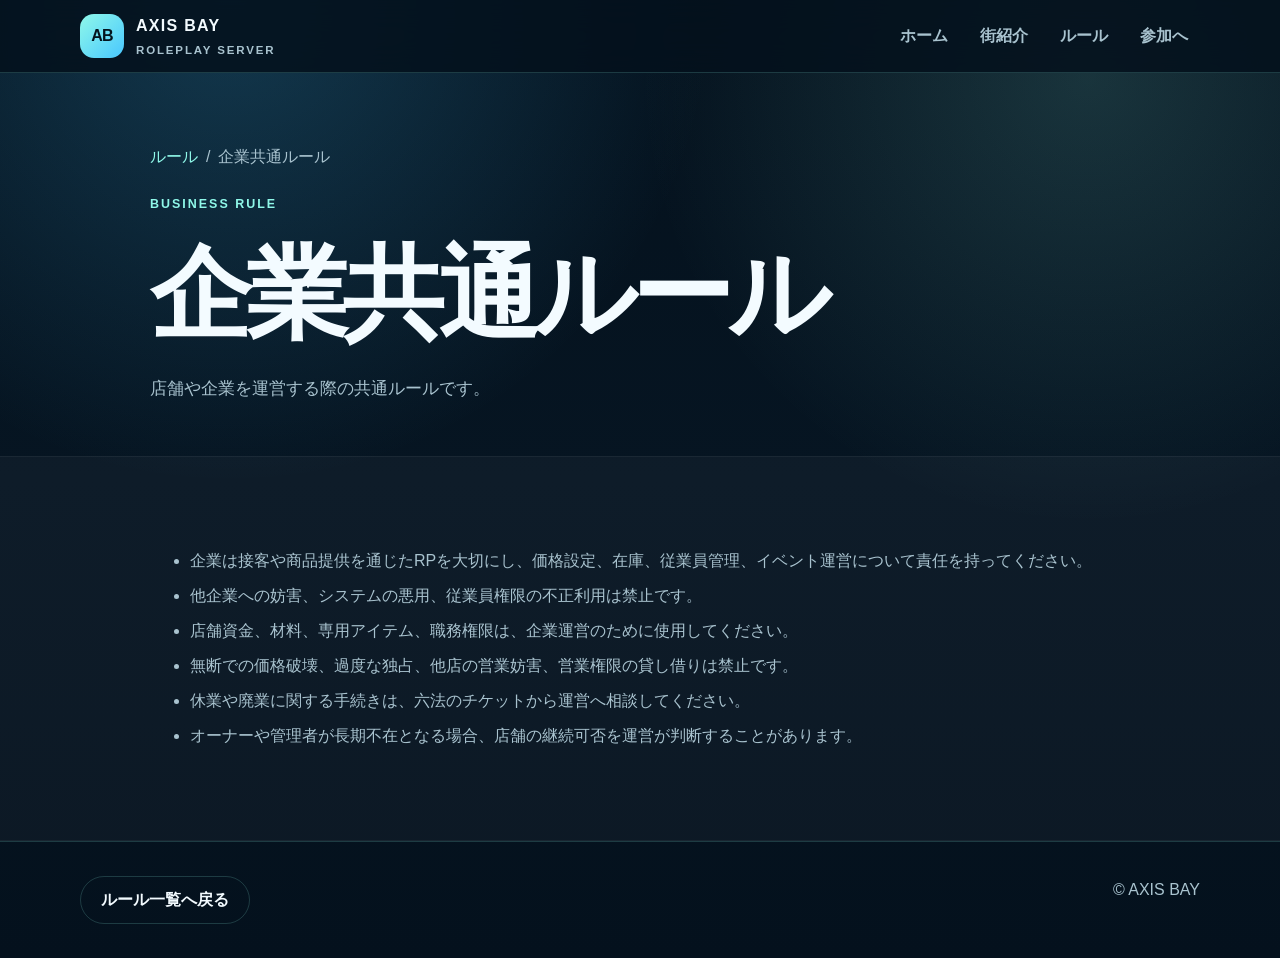
<file: rules/business.html>
<!doctype html><html lang="ja"><head><meta charset="utf-8"><meta name="viewport" content="width=device-width,initial-scale=1"><title>企業共通ルール｜AXIS BAY</title><link rel="stylesheet" href="../assets/style.css"><style>.page-hero{padding:70px 0 36px}.rule-page{max-width:980px}.rule-page li{margin:7px 0;color:var(--muted)}.breadcrumbs{display:flex;gap:8px;color:var(--muted);margin-bottom:18px}.breadcrumbs a{color:var(--accent);text-decoration:none}</style></head><body><header class="header"><div class="container nav"><a class="brand" href="../index.html"><span class="brand-mark">AB</span><span>AXIS BAY<small>ROLEPLAY SERVER</small></span></a><nav class="links"><a href="../index.html">ホーム</a><a href="../index.html#city">街紹介</a><a href="../rules.html">ルール</a><a href="../index.html#join">参加へ</a></nav></div></header><main><section class="page-hero"><div class="container rule-page"><div class="breadcrumbs"><a href="../rules.html">ルール</a><span>/</span><span>企業共通ルール</span></div><span class="eyebrow">BUSINESS RULE</span><h1>企業共通ルール</h1><p class="lead">店舗や企業を運営する際の共通ルールです。</p></div></section><section class="section alt"><div class="container rule-page"><ul><li>企業は接客や商品提供を通じたRPを大切にし、価格設定、在庫、従業員管理、イベント運営について責任を持ってください。</li><li>他企業への妨害、システムの悪用、従業員権限の不正利用は禁止です。</li><li>店舗資金、材料、専用アイテム、職務権限は、企業運営のために使用してください。</li><li>無断での価格破壊、過度な独占、他店の営業妨害、営業権限の貸し借りは禁止です。</li><li>休業や廃業に関する手続きは、六法のチケットから運営へ相談してください。</li><li>オーナーや管理者が長期不在となる場合、店舗の継続可否を運営が判断することがあります。</li></ul></div></section></main><footer class="footer"><div class="container footer-row"><a class="button sub" href="../rules.html">ルール一覧へ戻る</a><span>© AXIS BAY</span></div></footer></body></html>
</file>
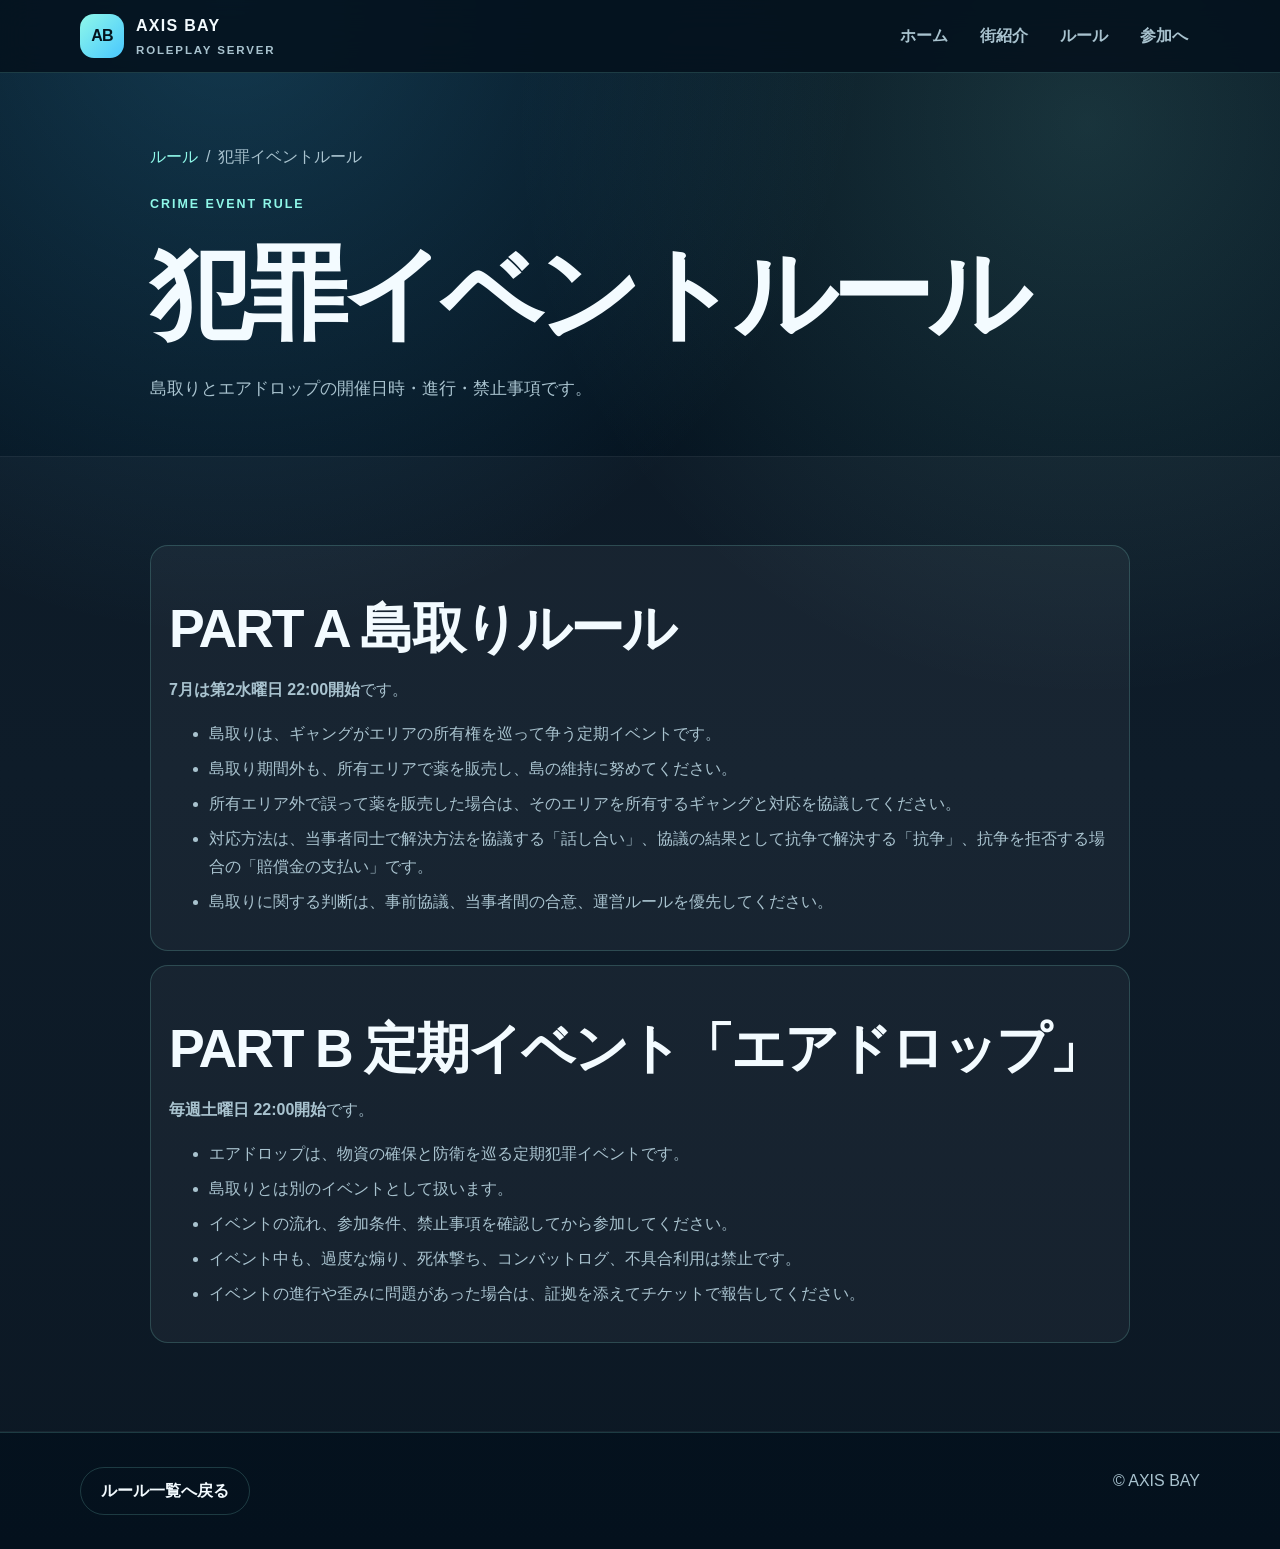
<file: rules/crime-events.html>
<!doctype html><html lang="ja"><head><meta charset="utf-8"><meta name="viewport" content="width=device-width,initial-scale=1"><title>犯罪イベントルール｜AXIS BAY</title><link rel="stylesheet" href="../assets/style.css"><style>.page-hero{padding:70px 0 36px}.rule-page{max-width:980px}.rule-page h2{margin-top:34px}.rule-page li{margin:7px 0;color:var(--muted)}.breadcrumbs{display:flex;gap:8px;color:var(--muted);margin-bottom:18px}.breadcrumbs a{color:var(--accent);text-decoration:none}</style></head><body><header class="header"><div class="container nav"><a class="brand" href="../index.html"><span class="brand-mark">AB</span><span>AXIS BAY<small>ROLEPLAY SERVER</small></span></a><nav class="links"><a href="../index.html">ホーム</a><a href="../index.html#city">街紹介</a><a href="../rules.html">ルール</a><a href="../index.html#join">参加へ</a></nav></div></header><main><section class="page-hero"><div class="container rule-page"><div class="breadcrumbs"><a href="../rules.html">ルール</a><span>/</span><span>犯罪イベントルール</span></div><span class="eyebrow">CRIME EVENT RULE</span><h1>犯罪イベントルール</h1><p class="lead">島取りとエアドロップの開催日時・進行・禁止事項です。</p></div></section><section class="section alt"><div class="container rule-page"><div class="part"><h2>PART A 島取りルール</h2><p><strong>7月は第2水曜日 22:00開始</strong>です。</p><ul><li>島取りは、ギャングがエリアの所有権を巡って争う定期イベントです。</li><li>島取り期間外も、所有エリアで薬を販売し、島の維持に努めてください。</li><li>所有エリア外で誤って薬を販売した場合は、そのエリアを所有するギャングと対応を協議してください。</li><li>対応方法は、当事者同士で解決方法を協議する「話し合い」、協議の結果として抗争で解決する「抗争」、抗争を拒否する場合の「賠償金の支払い」です。</li><li>島取りに関する判断は、事前協議、当事者間の合意、運営ルールを優先してください。</li></ul></div><div class="part"><h2>PART B 定期イベント「エアドロップ」</h2><p><strong>毎週土曜日 22:00開始</strong>です。</p><ul><li>エアドロップは、物資の確保と防衛を巡る定期犯罪イベントです。</li><li>島取りとは別のイベントとして扱います。</li><li>イベントの流れ、参加条件、禁止事項を確認してから参加してください。</li><li>イベント中も、過度な煽り、死体撃ち、コンバットログ、不具合利用は禁止です。</li><li>イベントの進行や歪みに問題があった場合は、証拠を添えてチケットで報告してください。</li></ul></div></div></section></main><footer class="footer"><div class="container footer-row"><a class="button sub" href="../rules.html">ルール一覧へ戻る</a><span>© AXIS BAY</span></div></footer></body></html>
</file>
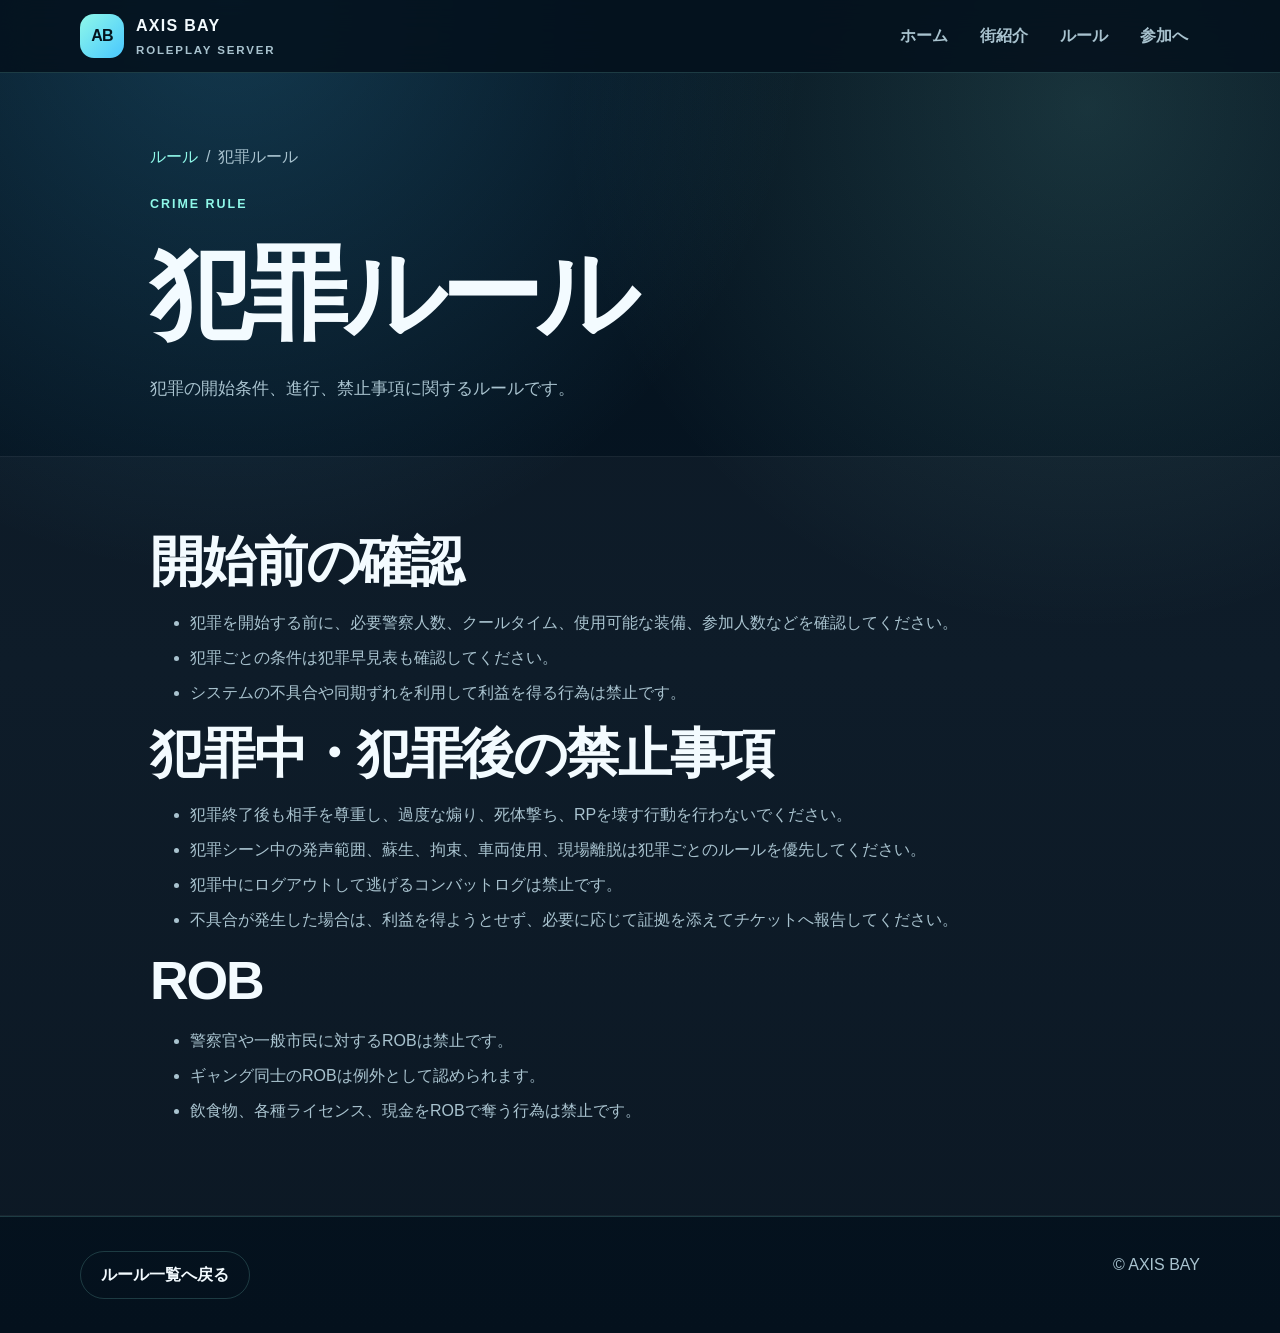
<file: rules/crime.html>
<!doctype html><html lang="ja"><head><meta charset="utf-8"><meta name="viewport" content="width=device-width,initial-scale=1"><title>犯罪ルール｜AXIS BAY</title><link rel="stylesheet" href="../assets/style.css"><style>.page-hero{padding:70px 0 36px}.rule-page{max-width:980px}.rule-page li{margin:7px 0;color:var(--muted)}.breadcrumbs{display:flex;gap:8px;color:var(--muted);margin-bottom:18px}.breadcrumbs a{color:var(--accent);text-decoration:none}</style></head><body><header class="header"><div class="container nav"><a class="brand" href="../index.html"><span class="brand-mark">AB</span><span>AXIS BAY<small>ROLEPLAY SERVER</small></span></a><nav class="links"><a href="../index.html">ホーム</a><a href="../index.html#city">街紹介</a><a href="../rules.html">ルール</a><a href="../index.html#join">参加へ</a></nav></div></header><main><section class="page-hero"><div class="container rule-page"><div class="breadcrumbs"><a href="../rules.html">ルール</a><span>/</span><span>犯罪ルール</span></div><span class="eyebrow">CRIME RULE</span><h1>犯罪ルール</h1><p class="lead">犯罪の開始条件、進行、禁止事項に関するルールです。</p></div></section><section class="section alt"><div class="container rule-page"><h2>開始前の確認</h2><ul><li>犯罪を開始する前に、必要警察人数、クールタイム、使用可能な装備、参加人数などを確認してください。</li><li>犯罪ごとの条件は犯罪早見表も確認してください。</li><li>システムの不具合や同期ずれを利用して利益を得る行為は禁止です。</li></ul><h2>犯罪中・犯罪後の禁止事項</h2><ul><li>犯罪終了後も相手を尊重し、過度な煽り、死体撃ち、RPを壊す行動を行わないでください。</li><li>犯罪シーン中の発声範囲、蘇生、拘束、車両使用、現場離脱は犯罪ごとのルールを優先してください。</li><li>犯罪中にログアウトして逃げるコンバットログは禁止です。</li><li>不具合が発生した場合は、利益を得ようとせず、必要に応じて証拠を添えてチケットへ報告してください。</li></ul><h2>ROB</h2><ul><li>警察官や一般市民に対するROBは禁止です。</li><li>ギャング同士のROBは例外として認められます。</li><li>飲食物、各種ライセンス、現金をROBで奪う行為は禁止です。</li></ul></div></section></main><footer class="footer"><div class="container footer-row"><a class="button sub" href="../rules.html">ルール一覧へ戻る</a><span>© AXIS BAY</span></div></footer></body></html>
</file>
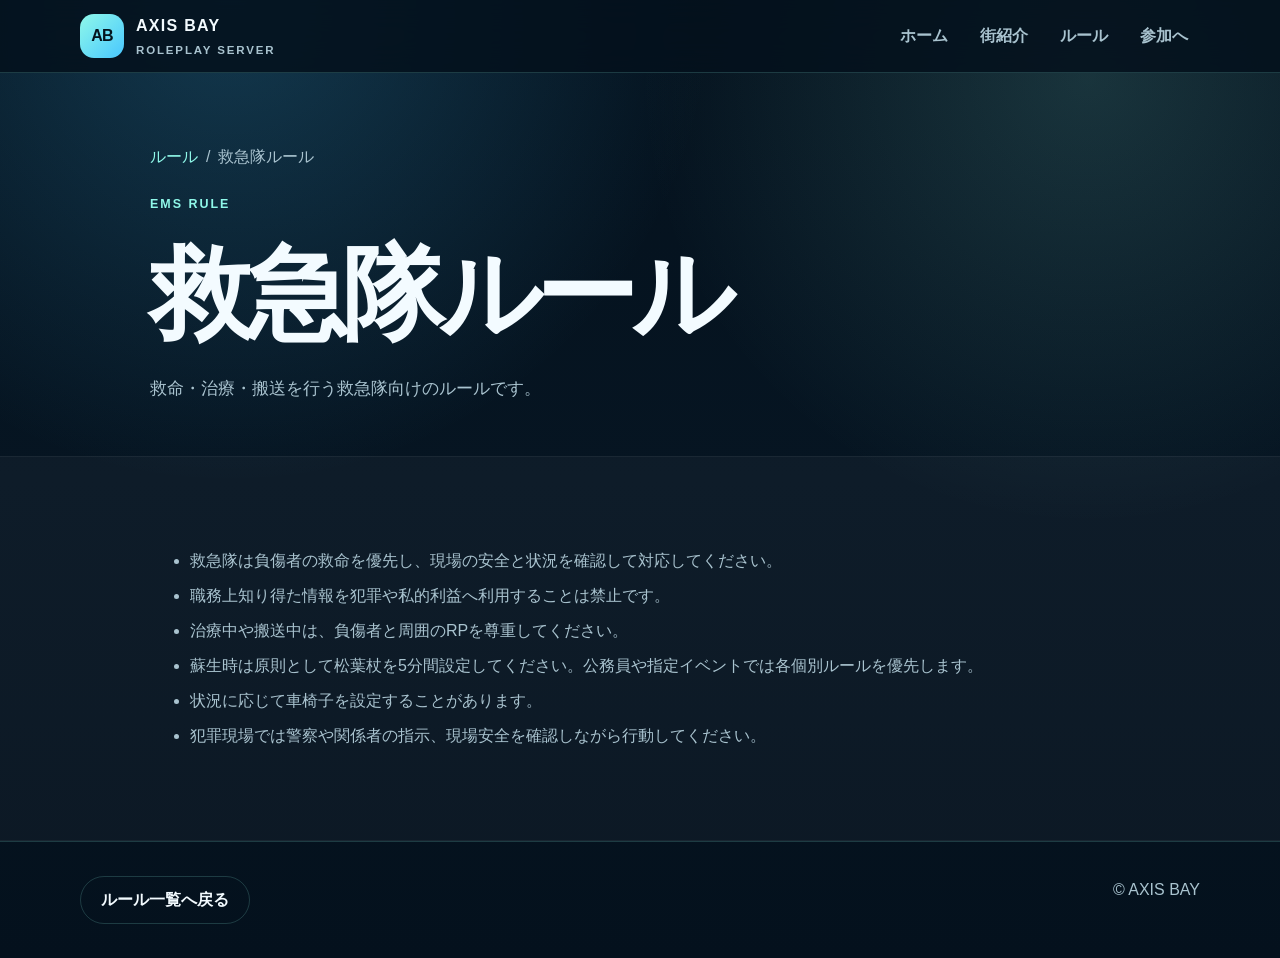
<file: rules/ems.html>
<!doctype html><html lang="ja"><head><meta charset="utf-8"><meta name="viewport" content="width=device-width,initial-scale=1"><title>救急隊ルール｜AXIS BAY</title><link rel="stylesheet" href="../assets/style.css"><style>.page-hero{padding:70px 0 36px}.rule-page{max-width:980px}.rule-page li{margin:7px 0;color:var(--muted)}.breadcrumbs{display:flex;gap:8px;color:var(--muted);margin-bottom:18px}.breadcrumbs a{color:var(--accent);text-decoration:none}</style></head><body><header class="header"><div class="container nav"><a class="brand" href="../index.html"><span class="brand-mark">AB</span><span>AXIS BAY<small>ROLEPLAY SERVER</small></span></a><nav class="links"><a href="../index.html">ホーム</a><a href="../index.html#city">街紹介</a><a href="../rules.html">ルール</a><a href="../index.html#join">参加へ</a></nav></div></header><main><section class="page-hero"><div class="container rule-page"><div class="breadcrumbs"><a href="../rules.html">ルール</a><span>/</span><span>救急隊ルール</span></div><span class="eyebrow">EMS RULE</span><h1>救急隊ルール</h1><p class="lead">救命・治療・搬送を行う救急隊向けのルールです。</p></div></section><section class="section alt"><div class="container rule-page"><ul><li>救急隊は負傷者の救命を優先し、現場の安全と状況を確認して対応してください。</li><li>職務上知り得た情報を犯罪や私的利益へ利用することは禁止です。</li><li>治療中や搬送中は、負傷者と周囲のRPを尊重してください。</li><li>蘇生時は原則として松葉杖を5分間設定してください。公務員や指定イベントでは各個別ルールを優先します。</li><li>状況に応じて車椅子を設定することがあります。</li><li>犯罪現場では警察や関係者の指示、現場安全を確認しながら行動してください。</li></ul></div></section></main><footer class="footer"><div class="container footer-row"><a class="button sub" href="../rules.html">ルール一覧へ戻る</a><span>© AXIS BAY</span></div></footer></body></html>
</file>
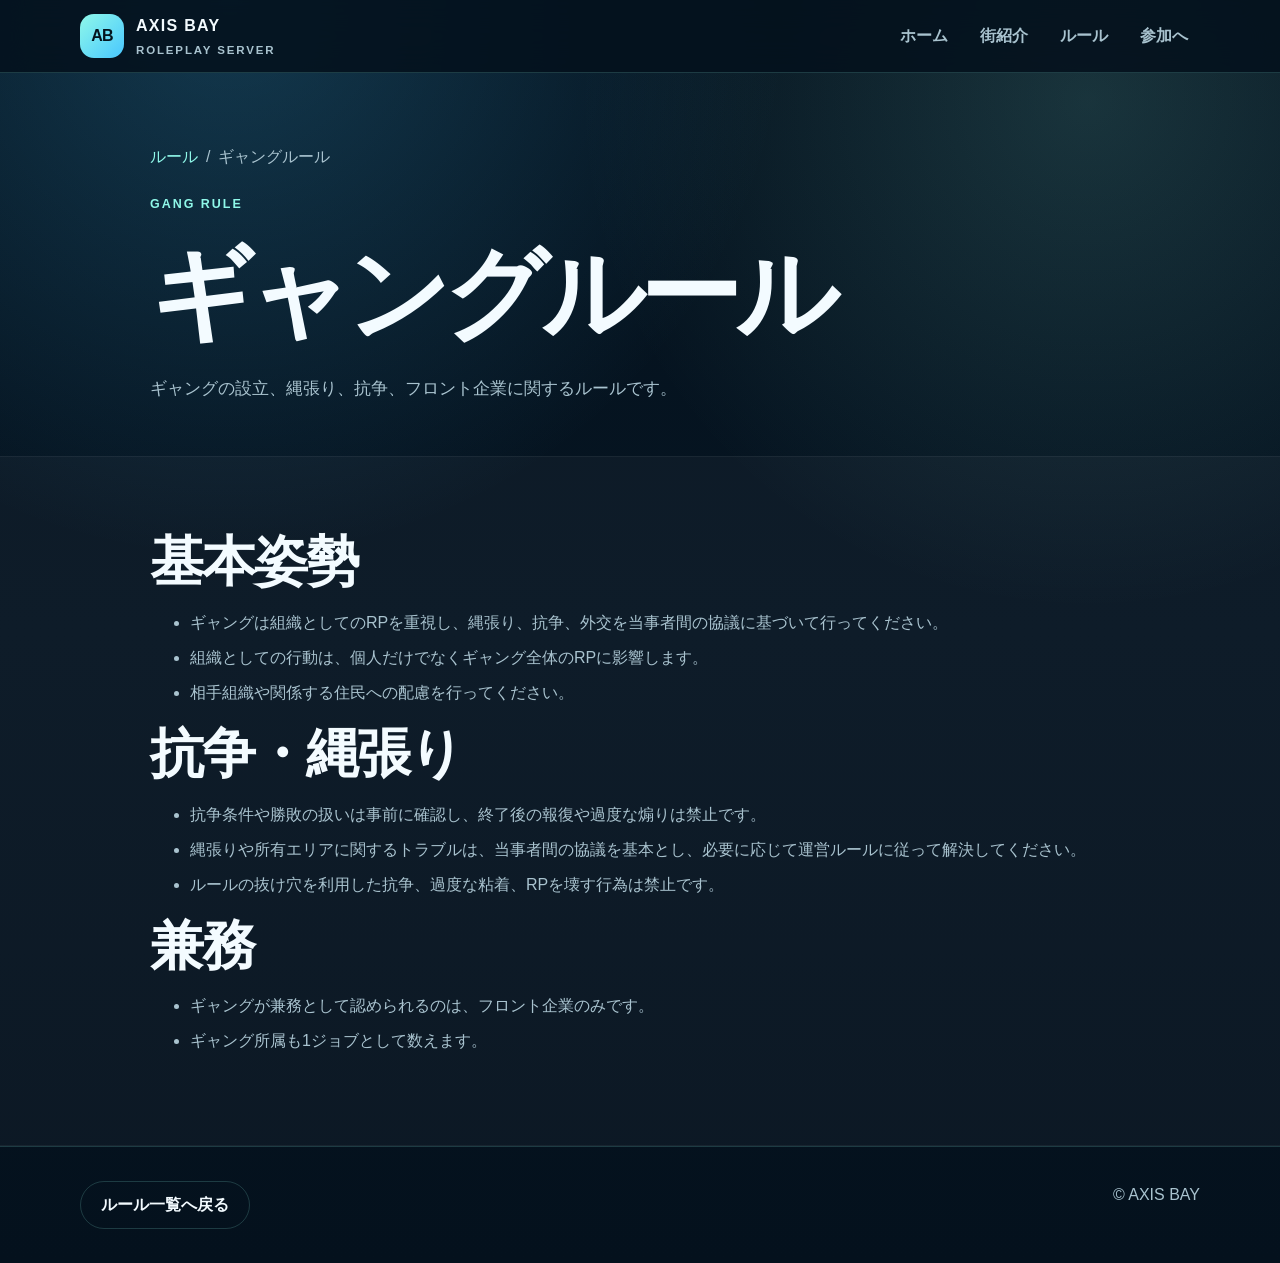
<file: rules/gang.html>
<!doctype html><html lang="ja"><head><meta charset="utf-8"><meta name="viewport" content="width=device-width,initial-scale=1"><title>ギャングルール｜AXIS BAY</title><link rel="stylesheet" href="../assets/style.css"><style>.page-hero{padding:70px 0 36px}.rule-page{max-width:980px}.rule-page li{margin:7px 0;color:var(--muted)}.breadcrumbs{display:flex;gap:8px;color:var(--muted);margin-bottom:18px}.breadcrumbs a{color:var(--accent);text-decoration:none}</style></head><body><header class="header"><div class="container nav"><a class="brand" href="../index.html"><span class="brand-mark">AB</span><span>AXIS BAY<small>ROLEPLAY SERVER</small></span></a><nav class="links"><a href="../index.html">ホーム</a><a href="../index.html#city">街紹介</a><a href="../rules.html">ルール</a><a href="../index.html#join">参加へ</a></nav></div></header><main><section class="page-hero"><div class="container rule-page"><div class="breadcrumbs"><a href="../rules.html">ルール</a><span>/</span><span>ギャングルール</span></div><span class="eyebrow">GANG RULE</span><h1>ギャングルール</h1><p class="lead">ギャングの設立、縄張り、抗争、フロント企業に関するルールです。</p></div></section><section class="section alt"><div class="container rule-page"><h2>基本姿勢</h2><ul><li>ギャングは組織としてのRPを重視し、縄張り、抗争、外交を当事者間の協議に基づいて行ってください。</li><li>組織としての行動は、個人だけでなくギャング全体のRPに影響します。</li><li>相手組織や関係する住民への配慮を行ってください。</li></ul><h2>抗争・縄張り</h2><ul><li>抗争条件や勝敗の扱いは事前に確認し、終了後の報復や過度な煽りは禁止です。</li><li>縄張りや所有エリアに関するトラブルは、当事者間の協議を基本とし、必要に応じて運営ルールに従って解決してください。</li><li>ルールの抜け穴を利用した抗争、過度な粘着、RPを壊す行為は禁止です。</li></ul><h2>兼務</h2><ul><li>ギャングが兼務として認められるのは、フロント企業のみです。</li><li>ギャング所属も1ジョブとして数えます。</li></ul></div></section></main><footer class="footer"><div class="container footer-row"><a class="button sub" href="../rules.html">ルール一覧へ戻る</a><span>© AXIS BAY</span></div></footer></body></html>
</file>
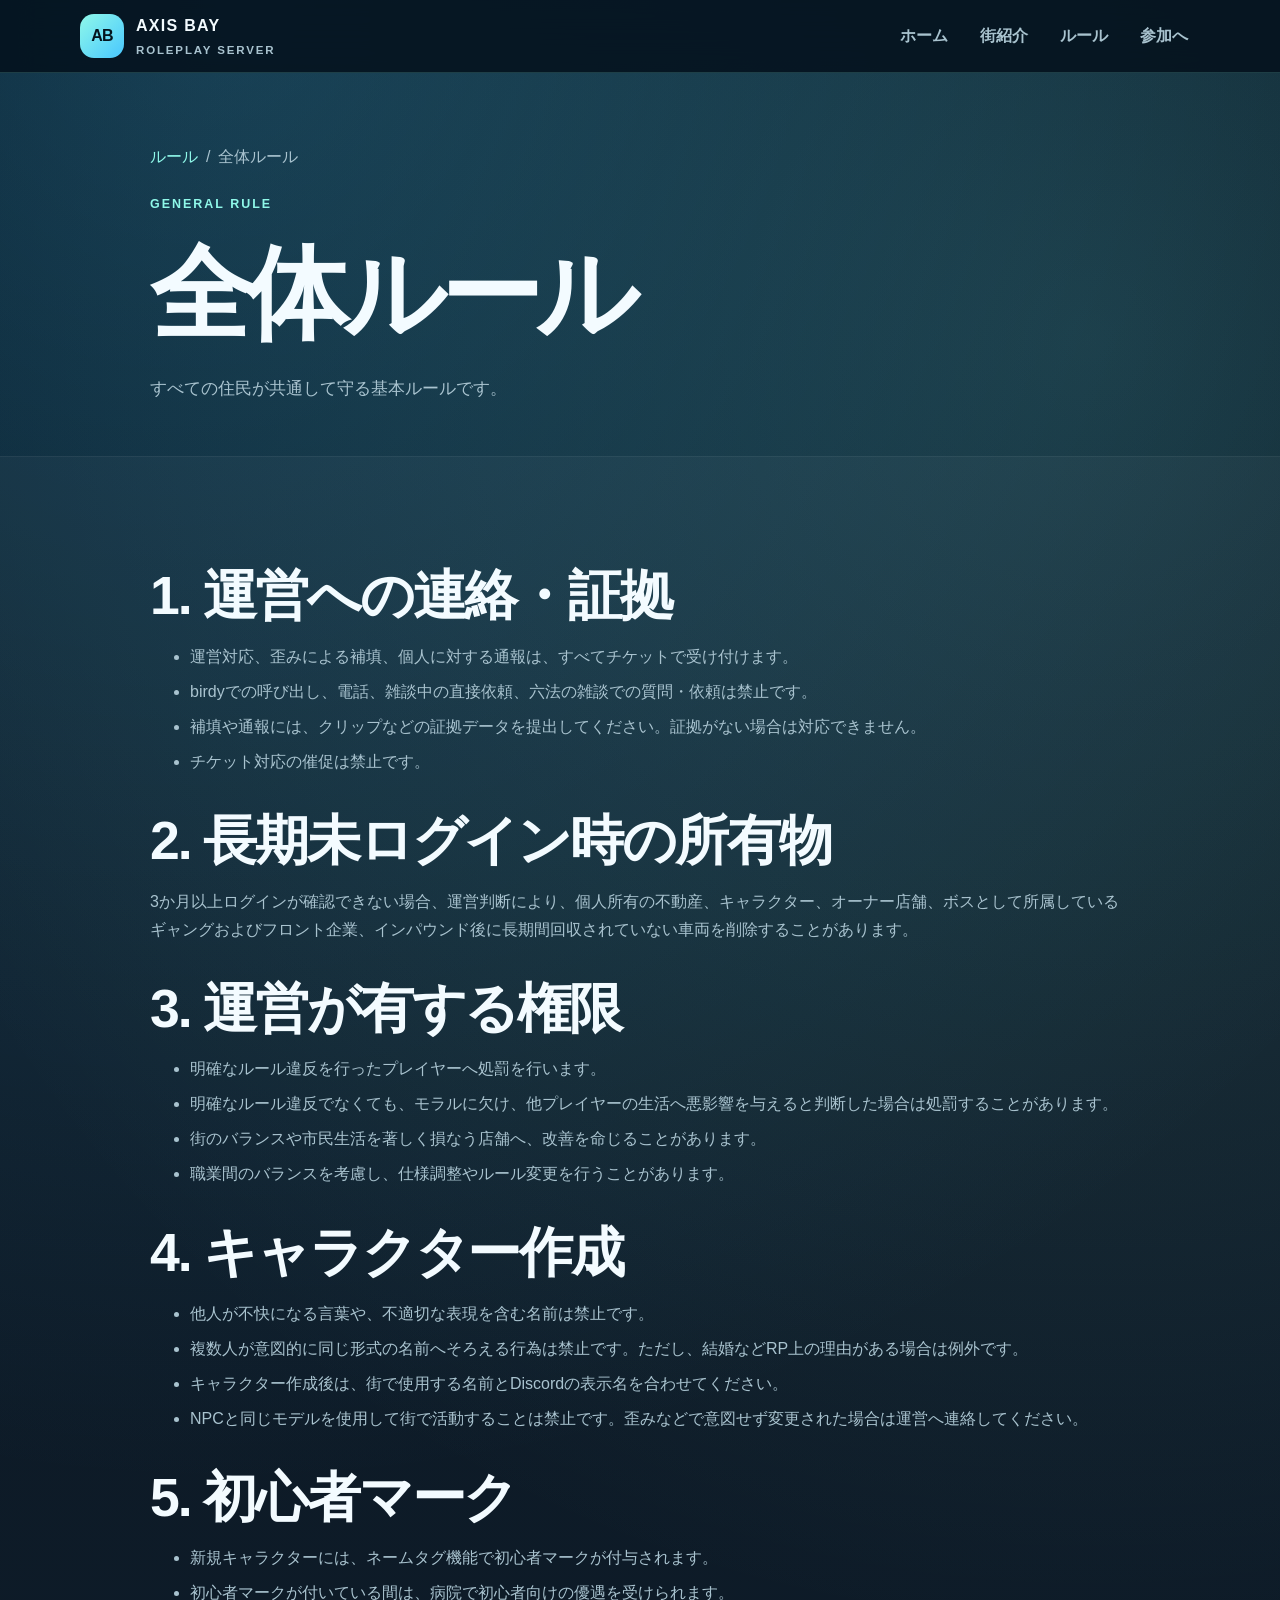
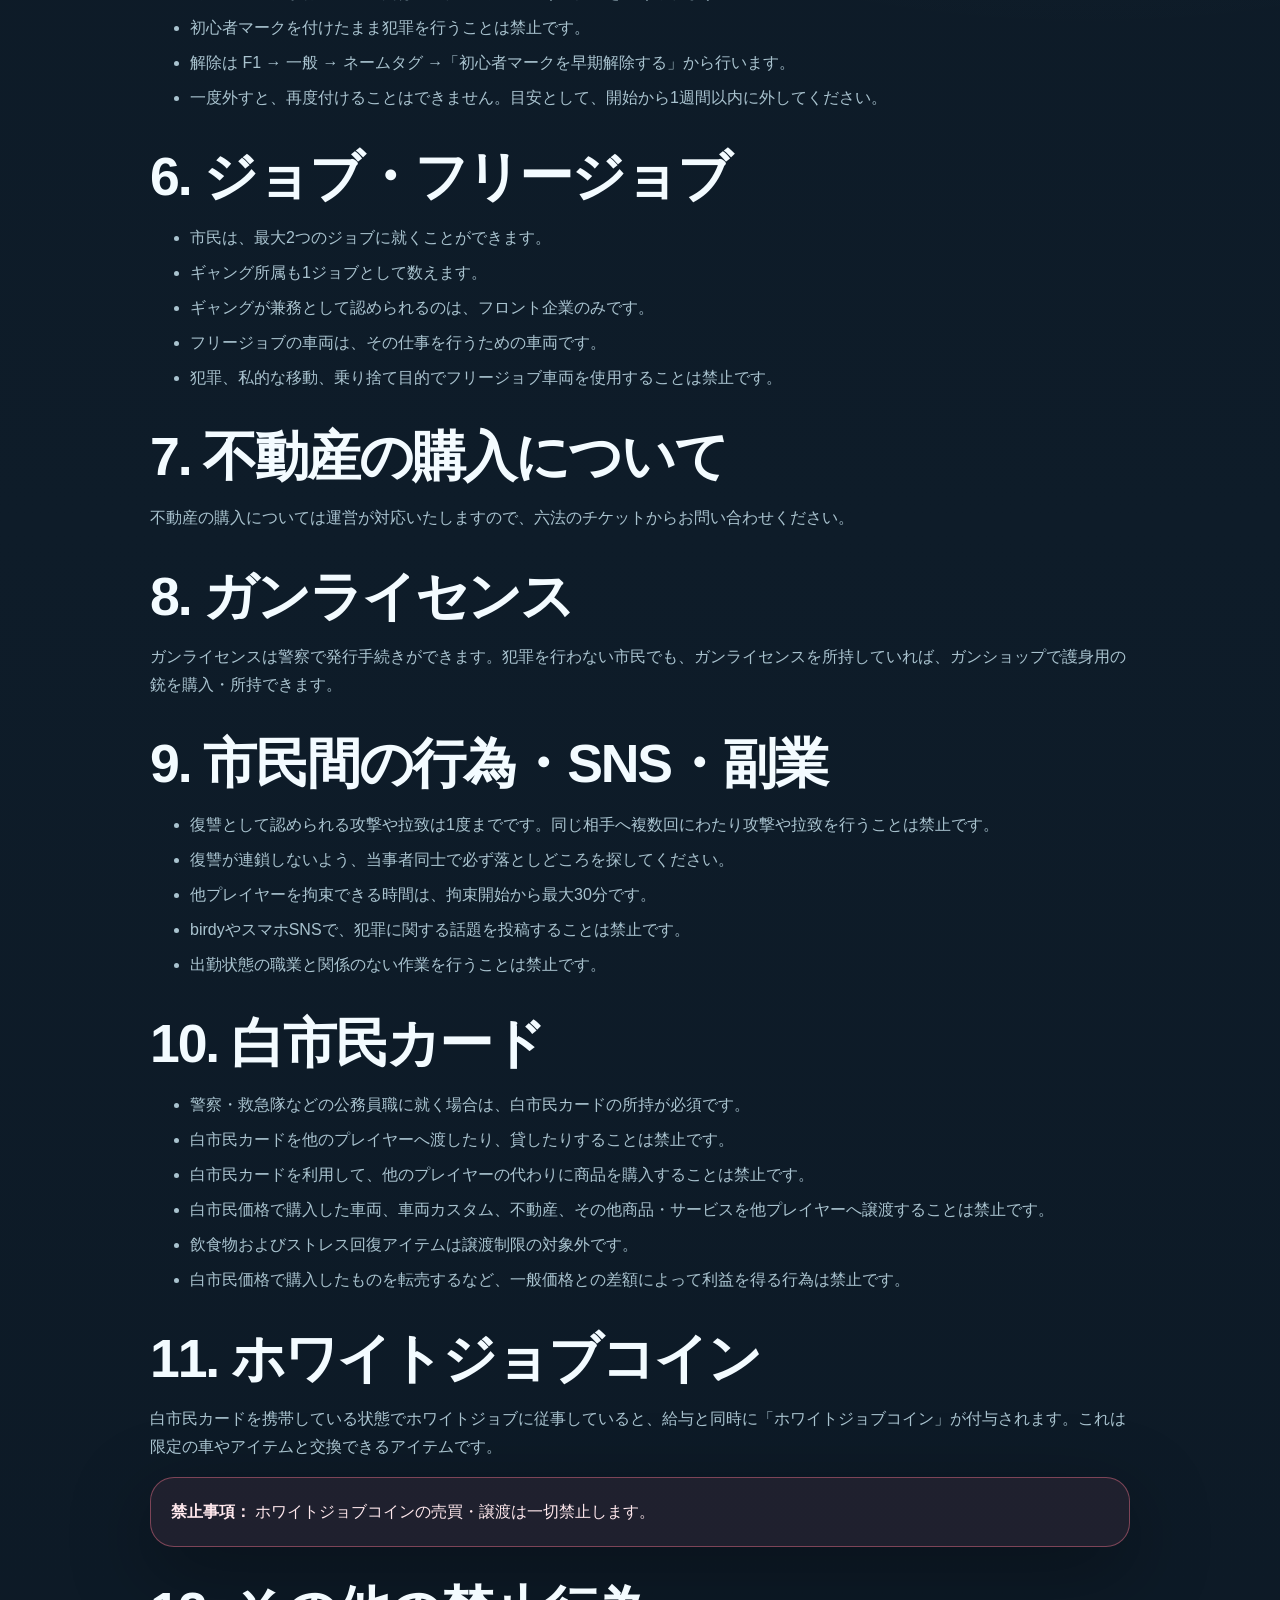
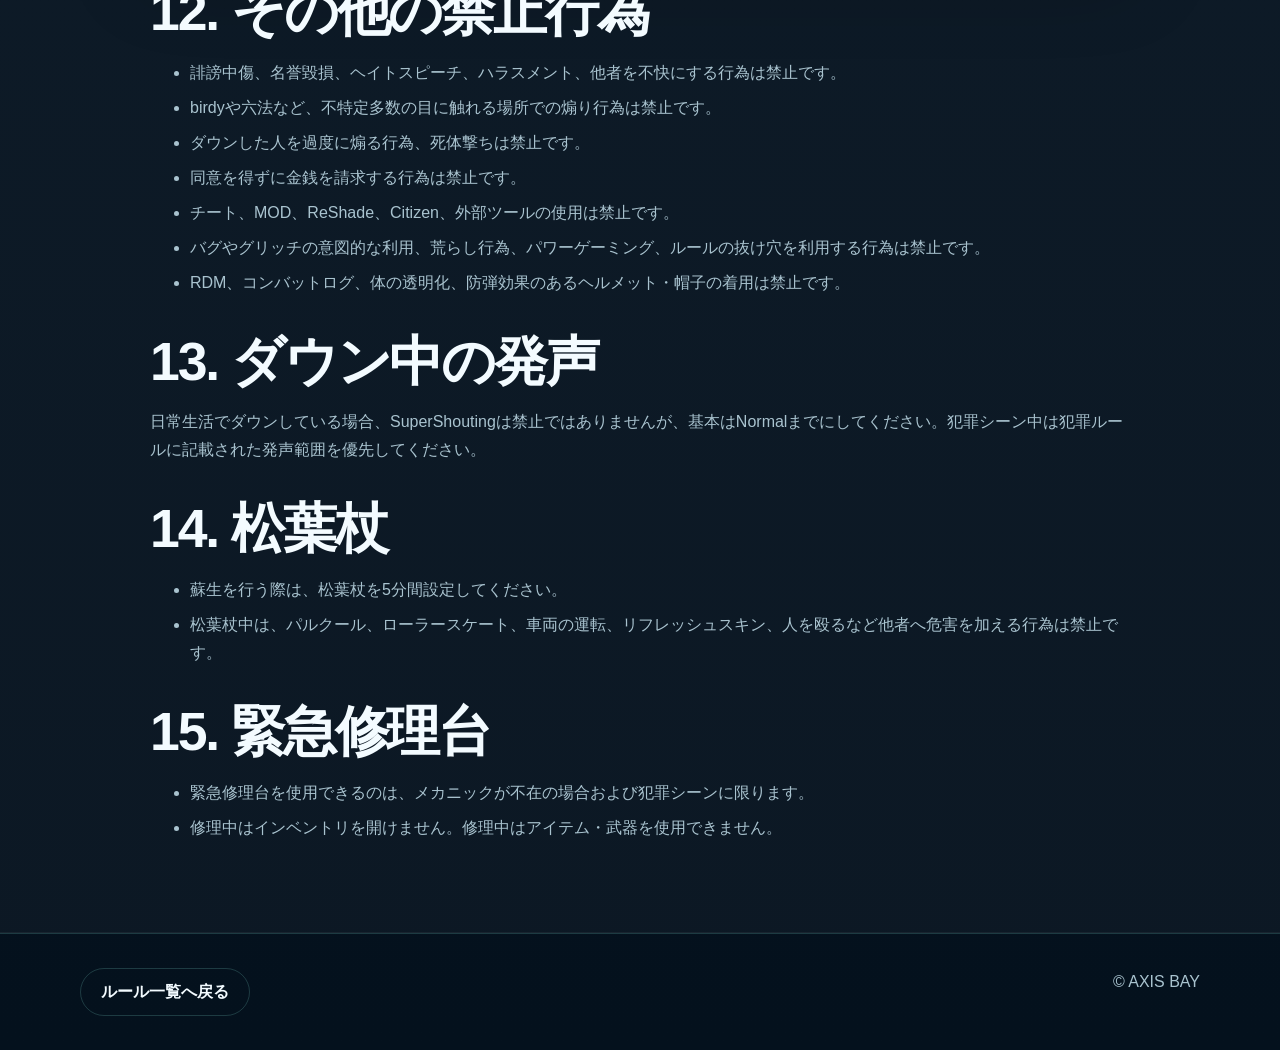
<file: rules/general.html>
<!doctype html><html lang="ja"><head><meta charset="utf-8"><meta name="viewport" content="width=device-width,initial-scale=1"><title>全体ルール｜AXIS BAY</title><link rel="stylesheet" href="../assets/style.css"><style>.page-hero{padding:70px 0 36px}.rule-page{max-width:980px}.rule-page h2{margin-top:34px}.rule-page h3{margin-top:24px;color:var(--accent)}.rule-page li{margin:7px 0;color:var(--muted)}.breadcrumbs{display:flex;gap:8px;color:var(--muted);margin-bottom:18px}.breadcrumbs a{color:var(--accent);text-decoration:none}</style></head><body><header class="header"><div class="container nav"><a class="brand" href="../index.html"><span class="brand-mark">AB</span><span>AXIS BAY<small>ROLEPLAY SERVER</small></span></a><nav class="links"><a href="../index.html">ホーム</a><a href="../index.html#city">街紹介</a><a href="../rules.html">ルール</a><a href="../index.html#join">参加へ</a></nav></div></header><main><section class="page-hero"><div class="container rule-page"><div class="breadcrumbs"><a href="../rules.html">ルール</a><span>/</span><span>全体ルール</span></div><span class="eyebrow">GENERAL RULE</span><h1>全体ルール</h1><p class="lead">すべての住民が共通して守る基本ルールです。</p></div></section><section class="section alt"><div class="container rule-page"><h2>1. 運営への連絡・証拠</h2><ul><li>運営対応、歪みによる補填、個人に対する通報は、すべてチケットで受け付けます。</li><li>birdyでの呼び出し、電話、雑談中の直接依頼、六法の雑談での質問・依頼は禁止です。</li><li>補填や通報には、クリップなどの証拠データを提出してください。証拠がない場合は対応できません。</li><li>チケット対応の催促は禁止です。</li></ul><h2>2. 長期未ログイン時の所有物</h2><p>3か月以上ログインが確認できない場合、運営判断により、個人所有の不動産、キャラクター、オーナー店舗、ボスとして所属しているギャングおよびフロント企業、インパウンド後に長期間回収されていない車両を削除することがあります。</p><h2>3. 運営が有する権限</h2><ul><li>明確なルール違反を行ったプレイヤーへ処罰を行います。</li><li>明確なルール違反でなくても、モラルに欠け、他プレイヤーの生活へ悪影響を与えると判断した場合は処罰することがあります。</li><li>街のバランスや市民生活を著しく損なう店舗へ、改善を命じることがあります。</li><li>職業間のバランスを考慮し、仕様調整やルール変更を行うことがあります。</li></ul><h2>4. キャラクター作成</h2><ul><li>他人が不快になる言葉や、不適切な表現を含む名前は禁止です。</li><li>複数人が意図的に同じ形式の名前へそろえる行為は禁止です。ただし、結婚などRP上の理由がある場合は例外です。</li><li>キャラクター作成後は、街で使用する名前とDiscordの表示名を合わせてください。</li><li>NPCと同じモデルを使用して街で活動することは禁止です。歪みなどで意図せず変更された場合は運営へ連絡してください。</li></ul><h2>5. 初心者マーク</h2><ul><li>新規キャラクターには、ネームタグ機能で初心者マークが付与されます。</li><li>初心者マークが付いている間は、病院で初心者向けの優遇を受けられます。</li><li>初心者マークを付けたまま犯罪を行うことは禁止です。</li><li>解除は F1 → 一般 → ネームタグ →「初心者マークを早期解除する」から行います。</li><li>一度外すと、再度付けることはできません。目安として、開始から1週間以内に外してください。</li></ul><h2>6. ジョブ・フリージョブ</h2><ul><li>市民は、最大2つのジョブに就くことができます。</li><li>ギャング所属も1ジョブとして数えます。</li><li>ギャングが兼務として認められるのは、フロント企業のみです。</li><li>フリージョブの車両は、その仕事を行うための車両です。</li><li>犯罪、私的な移動、乗り捨て目的でフリージョブ車両を使用することは禁止です。</li></ul><h2>7. 不動産の購入について</h2><p>不動産の購入については運営が対応いたしますので、六法のチケットからお問い合わせください。</p><h2>8. ガンライセンス</h2><p>ガンライセンスは警察で発行手続きができます。犯罪を行わない市民でも、ガンライセンスを所持していれば、ガンショップで護身用の銃を購入・所持できます。</p><h2>9. 市民間の行為・SNS・副業</h2><ul><li>復讐として認められる攻撃や拉致は1度までです。同じ相手へ複数回にわたり攻撃や拉致を行うことは禁止です。</li><li>復讐が連鎖しないよう、当事者同士で必ず落としどころを探してください。</li><li>他プレイヤーを拘束できる時間は、拘束開始から最大30分です。</li><li>birdyやスマホSNSで、犯罪に関する話題を投稿することは禁止です。</li><li>出勤状態の職業と関係のない作業を行うことは禁止です。</li></ul><h2>10. 白市民カード</h2><ul><li>警察・救急隊などの公務員職に就く場合は、白市民カードの所持が必須です。</li><li>白市民カードを他のプレイヤーへ渡したり、貸したりすることは禁止です。</li><li>白市民カードを利用して、他のプレイヤーの代わりに商品を購入することは禁止です。</li><li>白市民価格で購入した車両、車両カスタム、不動産、その他商品・サービスを他プレイヤーへ譲渡することは禁止です。</li><li>飲食物およびストレス回復アイテムは譲渡制限の対象外です。</li><li>白市民価格で購入したものを転売するなど、一般価格との差額によって利益を得る行為は禁止です。</li></ul><h2>11. ホワイトジョブコイン</h2><p>白市民カードを携帯している状態でホワイトジョブに従事していると、給与と同時に「ホワイトジョブコイン」が付与されます。これは限定の車やアイテムと交換できるアイテムです。</p><div class="alert danger"><strong>禁止事項：</strong> ホワイトジョブコインの売買・譲渡は一切禁止します。</div><h2>12. その他の禁止行為</h2><ul><li>誹謗中傷、名誉毀損、ヘイトスピーチ、ハラスメント、他者を不快にする行為は禁止です。</li><li>birdyや六法など、不特定多数の目に触れる場所での煽り行為は禁止です。</li><li>ダウンした人を過度に煽る行為、死体撃ちは禁止です。</li><li>同意を得ずに金銭を請求する行為は禁止です。</li><li>チート、MOD、ReShade、Citizen、外部ツールの使用は禁止です。</li><li>バグやグリッチの意図的な利用、荒らし行為、パワーゲーミング、ルールの抜け穴を利用する行為は禁止です。</li><li>RDM、コンバットログ、体の透明化、防弾効果のあるヘルメット・帽子の着用は禁止です。</li></ul><h2>13. ダウン中の発声</h2><p>日常生活でダウンしている場合、SuperShoutingは禁止ではありませんが、基本はNormalまでにしてください。犯罪シーン中は犯罪ルールに記載された発声範囲を優先してください。</p><h2>14. 松葉杖</h2><ul><li>蘇生を行う際は、松葉杖を5分間設定してください。</li><li>松葉杖中は、パルクール、ローラースケート、車両の運転、リフレッシュスキン、人を殴るなど他者へ危害を加える行為は禁止です。</li></ul><h2>15. 緊急修理台</h2><ul><li>緊急修理台を使用できるのは、メカニックが不在の場合および犯罪シーンに限ります。</li><li>修理中はインベントリを開けません。修理中はアイテム・武器を使用できません。</li></ul></div></section></main><footer class="footer"><div class="container footer-row"><a class="button sub" href="../rules.html">ルール一覧へ戻る</a><span>© AXIS BAY</span></div></footer></body></html>
</file>
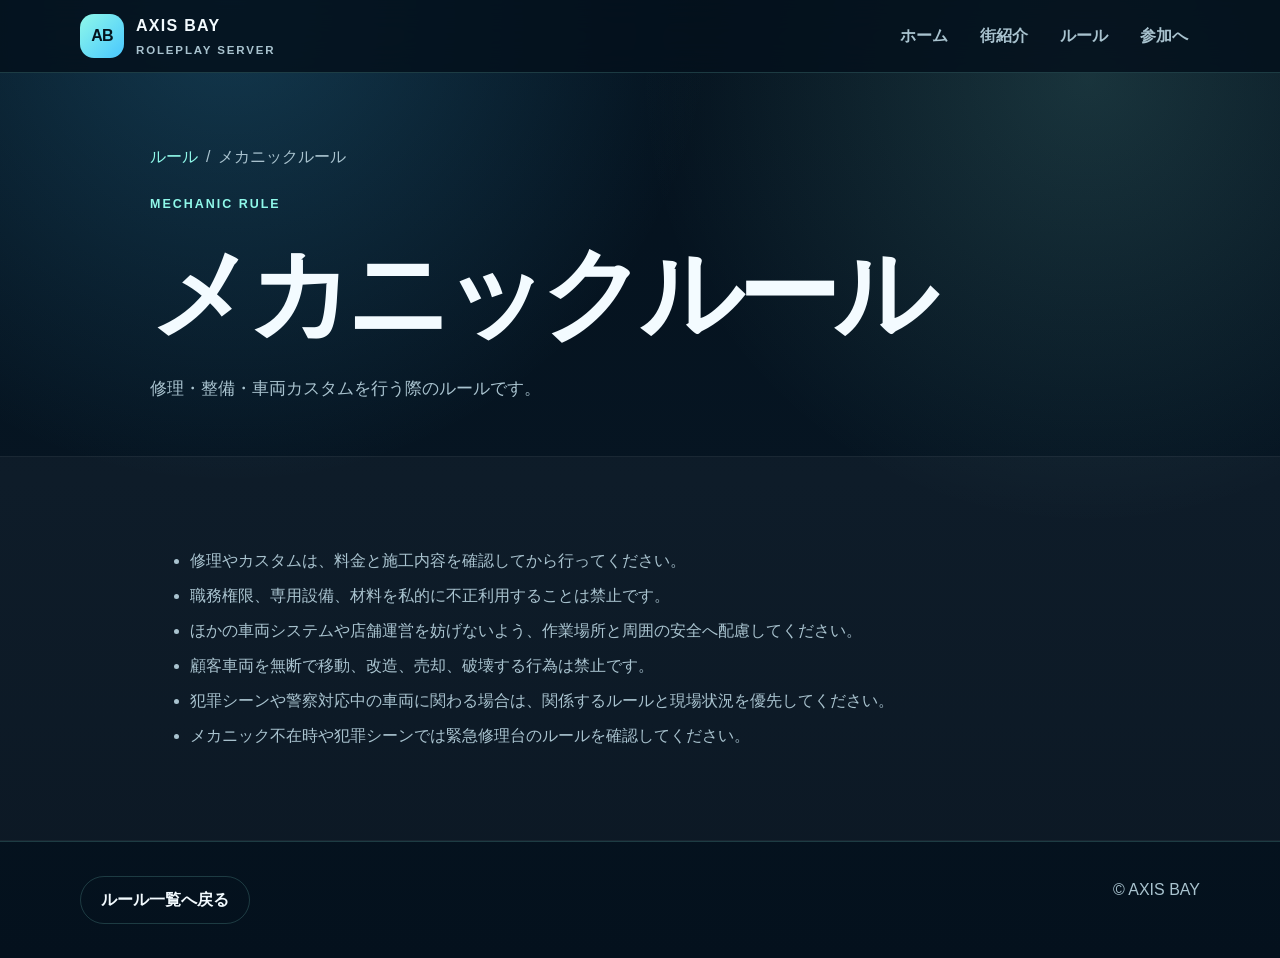
<file: rules/mechanic.html>
<!doctype html><html lang="ja"><head><meta charset="utf-8"><meta name="viewport" content="width=device-width,initial-scale=1"><title>メカニックルール｜AXIS BAY</title><link rel="stylesheet" href="../assets/style.css"><style>.page-hero{padding:70px 0 36px}.rule-page{max-width:980px}.rule-page li{margin:7px 0;color:var(--muted)}.breadcrumbs{display:flex;gap:8px;color:var(--muted);margin-bottom:18px}.breadcrumbs a{color:var(--accent);text-decoration:none}</style></head><body><header class="header"><div class="container nav"><a class="brand" href="../index.html"><span class="brand-mark">AB</span><span>AXIS BAY<small>ROLEPLAY SERVER</small></span></a><nav class="links"><a href="../index.html">ホーム</a><a href="../index.html#city">街紹介</a><a href="../rules.html">ルール</a><a href="../index.html#join">参加へ</a></nav></div></header><main><section class="page-hero"><div class="container rule-page"><div class="breadcrumbs"><a href="../rules.html">ルール</a><span>/</span><span>メカニックルール</span></div><span class="eyebrow">MECHANIC RULE</span><h1>メカニックルール</h1><p class="lead">修理・整備・車両カスタムを行う際のルールです。</p></div></section><section class="section alt"><div class="container rule-page"><ul><li>修理やカスタムは、料金と施工内容を確認してから行ってください。</li><li>職務権限、専用設備、材料を私的に不正利用することは禁止です。</li><li>ほかの車両システムや店舗運営を妨げないよう、作業場所と周囲の安全へ配慮してください。</li><li>顧客車両を無断で移動、改造、売却、破壊する行為は禁止です。</li><li>犯罪シーンや警察対応中の車両に関わる場合は、関係するルールと現場状況を優先してください。</li><li>メカニック不在時や犯罪シーンでは緊急修理台のルールを確認してください。</li></ul></div></section></main><footer class="footer"><div class="container footer-row"><a class="button sub" href="../rules.html">ルール一覧へ戻る</a><span>© AXIS BAY</span></div></footer></body></html>
</file>
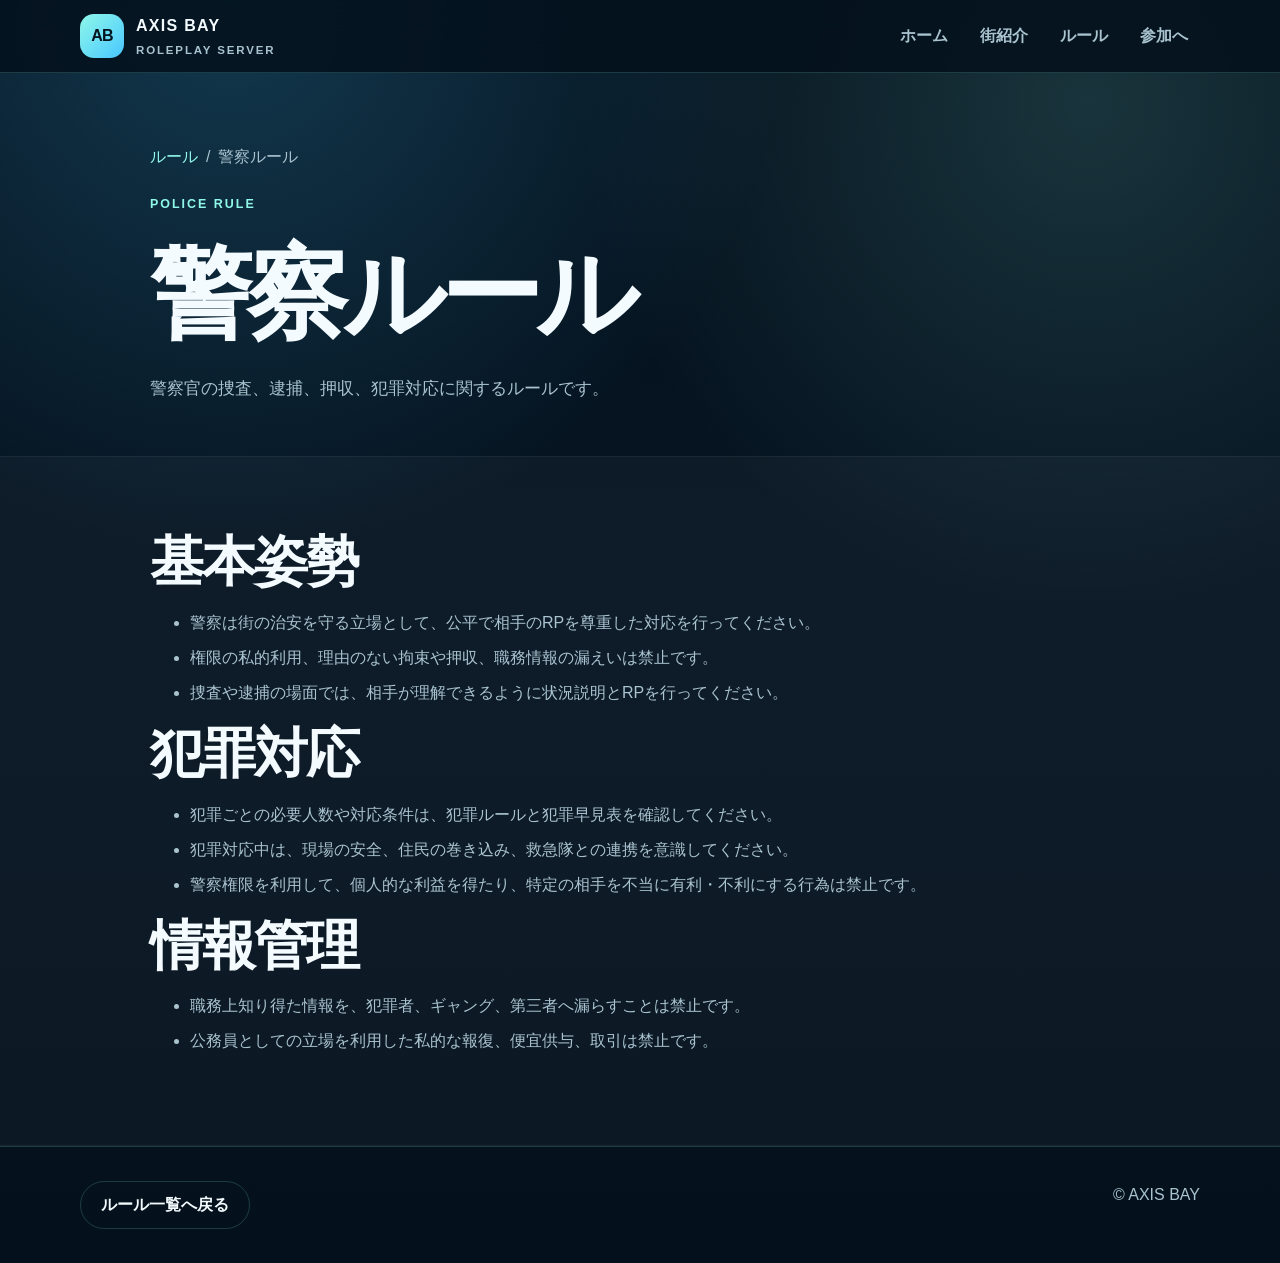
<file: rules/police.html>
<!doctype html><html lang="ja"><head><meta charset="utf-8"><meta name="viewport" content="width=device-width,initial-scale=1"><title>警察ルール｜AXIS BAY</title><link rel="stylesheet" href="../assets/style.css"><style>.page-hero{padding:70px 0 36px}.rule-page{max-width:980px}.rule-page li{margin:7px 0;color:var(--muted)}.breadcrumbs{display:flex;gap:8px;color:var(--muted);margin-bottom:18px}.breadcrumbs a{color:var(--accent);text-decoration:none}</style></head><body><header class="header"><div class="container nav"><a class="brand" href="../index.html"><span class="brand-mark">AB</span><span>AXIS BAY<small>ROLEPLAY SERVER</small></span></a><nav class="links"><a href="../index.html">ホーム</a><a href="../index.html#city">街紹介</a><a href="../rules.html">ルール</a><a href="../index.html#join">参加へ</a></nav></div></header><main><section class="page-hero"><div class="container rule-page"><div class="breadcrumbs"><a href="../rules.html">ルール</a><span>/</span><span>警察ルール</span></div><span class="eyebrow">POLICE RULE</span><h1>警察ルール</h1><p class="lead">警察官の捜査、逮捕、押収、犯罪対応に関するルールです。</p></div></section><section class="section alt"><div class="container rule-page"><h2>基本姿勢</h2><ul><li>警察は街の治安を守る立場として、公平で相手のRPを尊重した対応を行ってください。</li><li>権限の私的利用、理由のない拘束や押収、職務情報の漏えいは禁止です。</li><li>捜査や逮捕の場面では、相手が理解できるように状況説明とRPを行ってください。</li></ul><h2>犯罪対応</h2><ul><li>犯罪ごとの必要人数や対応条件は、犯罪ルールと犯罪早見表を確認してください。</li><li>犯罪対応中は、現場の安全、住民の巻き込み、救急隊との連携を意識してください。</li><li>警察権限を利用して、個人的な利益を得たり、特定の相手を不当に有利・不利にする行為は禁止です。</li></ul><h2>情報管理</h2><ul><li>職務上知り得た情報を、犯罪者、ギャング、第三者へ漏らすことは禁止です。</li><li>公務員としての立場を利用した私的な報復、便宜供与、取引は禁止です。</li></ul></div></section></main><footer class="footer"><div class="container footer-row"><a class="button sub" href="../rules.html">ルール一覧へ戻る</a><span>© AXIS BAY</span></div></footer></body></html>
</file>
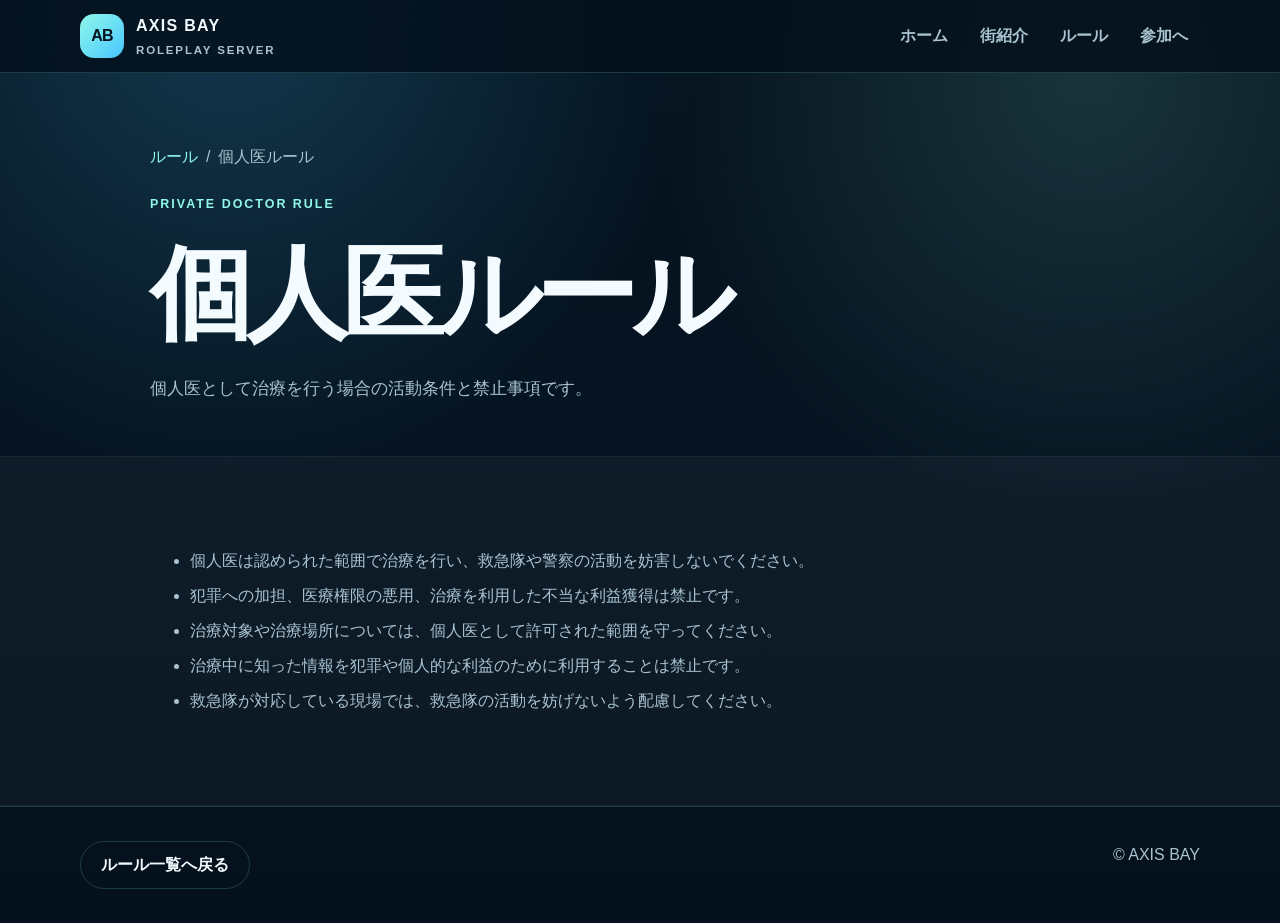
<file: rules/private-doctor.html>
<!doctype html><html lang="ja"><head><meta charset="utf-8"><meta name="viewport" content="width=device-width,initial-scale=1"><title>個人医ルール｜AXIS BAY</title><link rel="stylesheet" href="../assets/style.css"><style>.page-hero{padding:70px 0 36px}.rule-page{max-width:980px}.rule-page li{margin:7px 0;color:var(--muted)}.breadcrumbs{display:flex;gap:8px;color:var(--muted);margin-bottom:18px}.breadcrumbs a{color:var(--accent);text-decoration:none}</style></head><body><header class="header"><div class="container nav"><a class="brand" href="../index.html"><span class="brand-mark">AB</span><span>AXIS BAY<small>ROLEPLAY SERVER</small></span></a><nav class="links"><a href="../index.html">ホーム</a><a href="../index.html#city">街紹介</a><a href="../rules.html">ルール</a><a href="../index.html#join">参加へ</a></nav></div></header><main><section class="page-hero"><div class="container rule-page"><div class="breadcrumbs"><a href="../rules.html">ルール</a><span>/</span><span>個人医ルール</span></div><span class="eyebrow">PRIVATE DOCTOR RULE</span><h1>個人医ルール</h1><p class="lead">個人医として治療を行う場合の活動条件と禁止事項です。</p></div></section><section class="section alt"><div class="container rule-page"><ul><li>個人医は認められた範囲で治療を行い、救急隊や警察の活動を妨害しないでください。</li><li>犯罪への加担、医療権限の悪用、治療を利用した不当な利益獲得は禁止です。</li><li>治療対象や治療場所については、個人医として許可された範囲を守ってください。</li><li>治療中に知った情報を犯罪や個人的な利益のために利用することは禁止です。</li><li>救急隊が対応している現場では、救急隊の活動を妨げないよう配慮してください。</li></ul></div></section></main><footer class="footer"><div class="container footer-row"><a class="button sub" href="../rules.html">ルール一覧へ戻る</a><span>© AXIS BAY</span></div></footer></body></html>
</file>
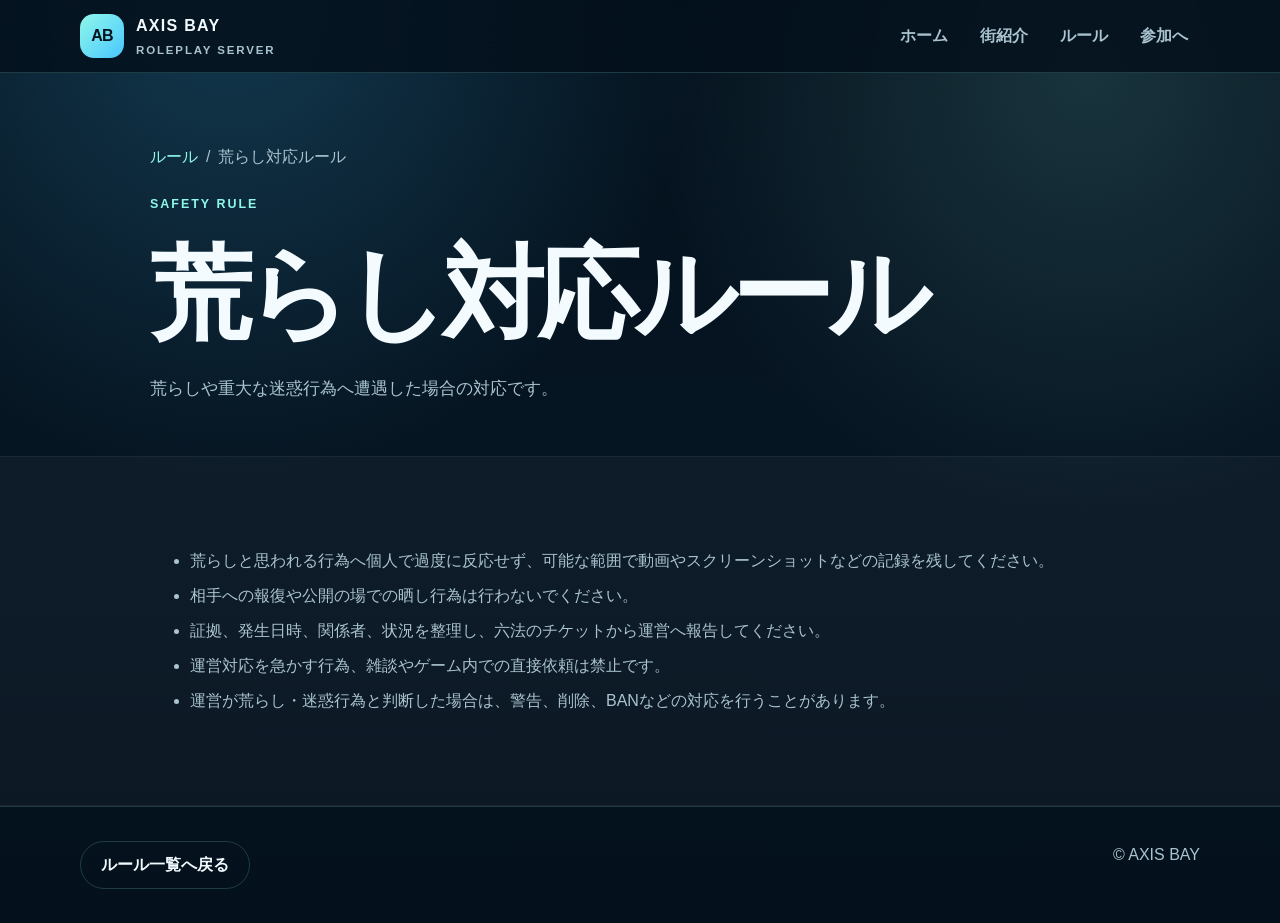
<file: rules/safety.html>
<!doctype html><html lang="ja"><head><meta charset="utf-8"><meta name="viewport" content="width=device-width,initial-scale=1"><title>荒らし対応ルール｜AXIS BAY</title><link rel="stylesheet" href="../assets/style.css"><style>.page-hero{padding:70px 0 36px}.rule-page{max-width:980px}.rule-page li{margin:7px 0;color:var(--muted)}.breadcrumbs{display:flex;gap:8px;color:var(--muted);margin-bottom:18px}.breadcrumbs a{color:var(--accent);text-decoration:none}</style></head><body><header class="header"><div class="container nav"><a class="brand" href="../index.html"><span class="brand-mark">AB</span><span>AXIS BAY<small>ROLEPLAY SERVER</small></span></a><nav class="links"><a href="../index.html">ホーム</a><a href="../index.html#city">街紹介</a><a href="../rules.html">ルール</a><a href="../index.html#join">参加へ</a></nav></div></header><main><section class="page-hero"><div class="container rule-page"><div class="breadcrumbs"><a href="../rules.html">ルール</a><span>/</span><span>荒らし対応ルール</span></div><span class="eyebrow">SAFETY RULE</span><h1>荒らし対応ルール</h1><p class="lead">荒らしや重大な迷惑行為へ遭遇した場合の対応です。</p></div></section><section class="section alt"><div class="container rule-page"><ul><li>荒らしと思われる行為へ個人で過度に反応せず、可能な範囲で動画やスクリーンショットなどの記録を残してください。</li><li>相手への報復や公開の場での晒し行為は行わないでください。</li><li>証拠、発生日時、関係者、状況を整理し、六法のチケットから運営へ報告してください。</li><li>運営対応を急かす行為、雑談やゲーム内での直接依頼は禁止です。</li><li>運営が荒らし・迷惑行為と判断した場合は、警告、削除、BANなどの対応を行うことがあります。</li></ul></div></section></main><footer class="footer"><div class="container footer-row"><a class="button sub" href="../rules.html">ルール一覧へ戻る</a><span>© AXIS BAY</span></div></footer></body></html>
</file>
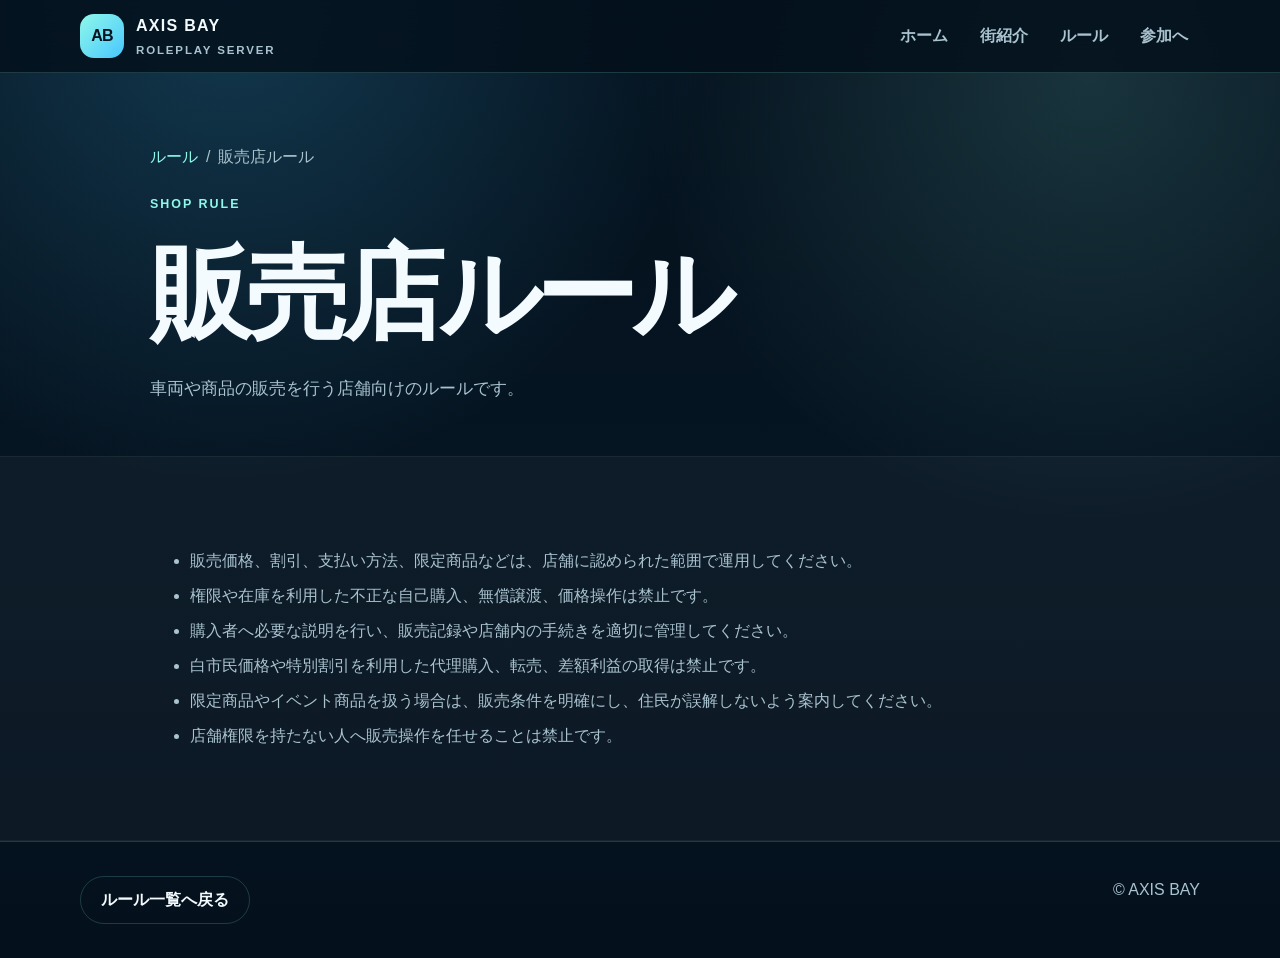
<file: rules/shops.html>
<!doctype html><html lang="ja"><head><meta charset="utf-8"><meta name="viewport" content="width=device-width,initial-scale=1"><title>販売店ルール｜AXIS BAY</title><link rel="stylesheet" href="../assets/style.css"><style>.page-hero{padding:70px 0 36px}.rule-page{max-width:980px}.rule-page li{margin:7px 0;color:var(--muted)}.breadcrumbs{display:flex;gap:8px;color:var(--muted);margin-bottom:18px}.breadcrumbs a{color:var(--accent);text-decoration:none}</style></head><body><header class="header"><div class="container nav"><a class="brand" href="../index.html"><span class="brand-mark">AB</span><span>AXIS BAY<small>ROLEPLAY SERVER</small></span></a><nav class="links"><a href="../index.html">ホーム</a><a href="../index.html#city">街紹介</a><a href="../rules.html">ルール</a><a href="../index.html#join">参加へ</a></nav></div></header><main><section class="page-hero"><div class="container rule-page"><div class="breadcrumbs"><a href="../rules.html">ルール</a><span>/</span><span>販売店ルール</span></div><span class="eyebrow">SHOP RULE</span><h1>販売店ルール</h1><p class="lead">車両や商品の販売を行う店舗向けのルールです。</p></div></section><section class="section alt"><div class="container rule-page"><ul><li>販売価格、割引、支払い方法、限定商品などは、店舗に認められた範囲で運用してください。</li><li>権限や在庫を利用した不正な自己購入、無償譲渡、価格操作は禁止です。</li><li>購入者へ必要な説明を行い、販売記録や店舗内の手続きを適切に管理してください。</li><li>白市民価格や特別割引を利用した代理購入、転売、差額利益の取得は禁止です。</li><li>限定商品やイベント商品を扱う場合は、販売条件を明確にし、住民が誤解しないよう案内してください。</li><li>店舗権限を持たない人へ販売操作を任せることは禁止です。</li></ul></div></section></main><footer class="footer"><div class="container footer-row"><a class="button sub" href="../rules.html">ルール一覧へ戻る</a><span>© AXIS BAY</span></div></footer></body></html>
</file>
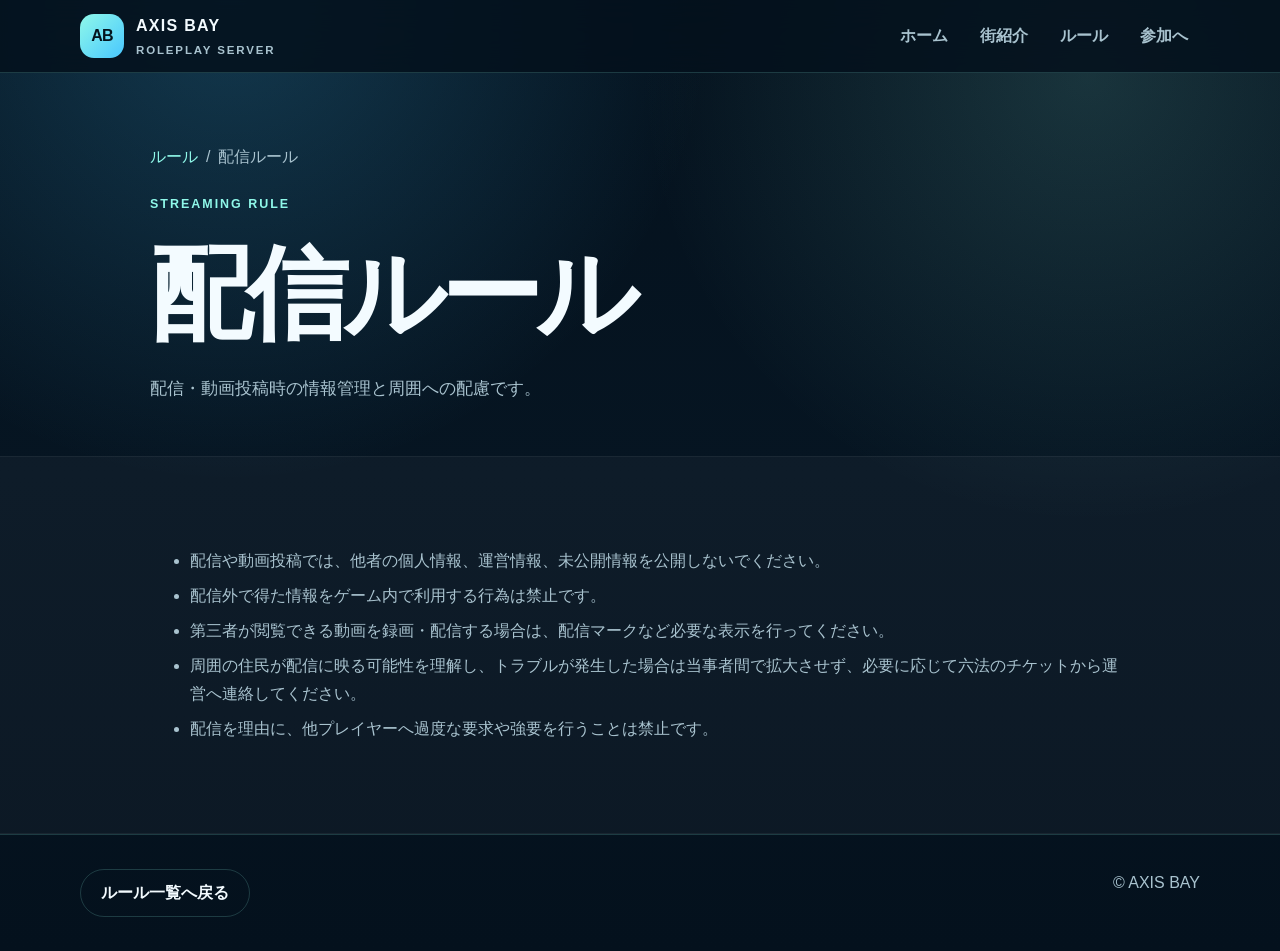
<file: rules/streaming.html>
<!doctype html><html lang="ja"><head><meta charset="utf-8"><meta name="viewport" content="width=device-width,initial-scale=1"><title>配信ルール｜AXIS BAY</title><link rel="stylesheet" href="../assets/style.css"><style>.page-hero{padding:70px 0 36px}.rule-page{max-width:980px}.rule-page li{margin:7px 0;color:var(--muted)}.breadcrumbs{display:flex;gap:8px;color:var(--muted);margin-bottom:18px}.breadcrumbs a{color:var(--accent);text-decoration:none}</style></head><body><header class="header"><div class="container nav"><a class="brand" href="../index.html"><span class="brand-mark">AB</span><span>AXIS BAY<small>ROLEPLAY SERVER</small></span></a><nav class="links"><a href="../index.html">ホーム</a><a href="../index.html#city">街紹介</a><a href="../rules.html">ルール</a><a href="../index.html#join">参加へ</a></nav></div></header><main><section class="page-hero"><div class="container rule-page"><div class="breadcrumbs"><a href="../rules.html">ルール</a><span>/</span><span>配信ルール</span></div><span class="eyebrow">STREAMING RULE</span><h1>配信ルール</h1><p class="lead">配信・動画投稿時の情報管理と周囲への配慮です。</p></div></section><section class="section alt"><div class="container rule-page"><ul><li>配信や動画投稿では、他者の個人情報、運営情報、未公開情報を公開しないでください。</li><li>配信外で得た情報をゲーム内で利用する行為は禁止です。</li><li>第三者が閲覧できる動画を録画・配信する場合は、配信マークなど必要な表示を行ってください。</li><li>周囲の住民が配信に映る可能性を理解し、トラブルが発生した場合は当事者間で拡大させず、必要に応じて六法のチケットから運営へ連絡してください。</li><li>配信を理由に、他プレイヤーへ過度な要求や強要を行うことは禁止です。</li></ul></div></section></main><footer class="footer"><div class="container footer-row"><a class="button sub" href="../rules.html">ルール一覧へ戻る</a><span>© AXIS BAY</span></div></footer></body></html>
</file>
<file: assets/style.css>
:root{--bg:#061522;--bg2:#04111d;--panel:#0d2a42;--panel2:#103650;--line:rgba(143,248,233,.18);--text:#f3fbff;--muted:#a9c3cf;--accent:#8ff8e9;--accent2:#48c7ff;--warn:#ffd166;--danger:#ff7891;--ok:#9cffc5;--shadow:0 24px 80px rgba(0,0,0,.34);--radius:24px}*{box-sizing:border-box}html{scroll-behavior:smooth}body{margin:0;background:radial-gradient(circle at 18% 0%,rgba(72,199,255,.22),transparent 34%),radial-gradient(circle at 85% 8%,rgba(143,248,233,.15),transparent 32%),linear-gradient(180deg,#04111d,#061522 50%,#04111d);color:var(--text);font-family:-apple-system,BlinkMacSystemFont,'Segoe UI','Noto Sans JP',sans-serif;line-height:1.75}.container{width:min(1120px,calc(100% - 40px));margin:auto}.header{position:sticky;top:0;z-index:10;background:rgba(4,17,29,.86);backdrop-filter:blur(16px);border-bottom:1px solid var(--line)}.nav{min-height:72px;display:flex;align-items:center;justify-content:space-between;gap:18px}.brand{display:flex;align-items:center;gap:12px;color:var(--text);text-decoration:none;font-weight:900;letter-spacing:.08em}.brand small{display:block;color:var(--muted);font-size:.72rem;letter-spacing:.16em}.brand-mark{display:grid;place-items:center;width:44px;height:44px;border-radius:14px;background:linear-gradient(135deg,var(--accent),var(--accent2));color:#03131d;letter-spacing:-.05em}.links{display:flex;gap:8px}.links a{color:var(--muted);text-decoration:none;font-weight:800;padding:9px 12px;border-radius:999px}.links a:hover{color:var(--text);background:rgba(143,248,233,.1)}.menu{display:none;background:rgba(143,248,233,.1);border:1px solid var(--line);color:var(--text);border-radius:12px;padding:8px 12px;font-size:1.1rem}.hero{padding:92px 0 74px}.hero-grid{display:grid;grid-template-columns:1.05fr .95fr;gap:42px;align-items:center}.eyebrow{display:inline-block;color:var(--accent);font-weight:900;letter-spacing:.16em;font-size:.78rem}h1,h2,h3{line-height:1.15;margin:0}h1{font-size:clamp(3.2rem,8vw,6.6rem);letter-spacing:-.06em;margin:18px 0 20px}h2{font-size:clamp(2rem,5vw,3.35rem);letter-spacing:-.04em}h3{font-size:1.22rem}.lead,.section-head p,.card p,.rule-card p,p{color:var(--muted)}.lead{font-size:1.08rem;max-width:720px}.actions{display:flex;flex-wrap:wrap;gap:12px;margin-top:30px}.button{min-height:48px;display:inline-flex;align-items:center;justify-content:center;padding:0 20px;border-radius:999px;background:linear-gradient(135deg,var(--accent),var(--accent2));color:#03131d;text-decoration:none;font-weight:900;border:0}.button.sub{background:transparent;color:var(--text);border:1px solid var(--line)}.stat-grid{display:grid;grid-template-columns:repeat(2,1fr);gap:14px}.stat,.card,.rule-card,.alert,.video{border:1px solid var(--line);border-radius:var(--radius);background:linear-gradient(160deg,rgba(16,54,80,.82),rgba(7,24,39,.88));box-shadow:var(--shadow)}.stat{padding:22px}.stat b{display:block;color:var(--accent);font-size:1.55rem}.stat span{color:var(--muted);font-size:.9rem}.section{padding:74px 0}.section.alt{background:rgba(255,255,255,.03);border-top:1px solid rgba(255,255,255,.05);border-bottom:1px solid rgba(255,255,255,.05)}.section-head{margin-bottom:28px}.section-head h2{margin-top:10px}.section-head p{margin:10px 0 0}.card-grid{display:grid;grid-template-columns:repeat(3,1fr);gap:16px}.card,.rule-card{padding:24px}.tag{display:inline-block;color:var(--accent);background:rgba(143,248,233,.1);border-radius:999px;padding:4px 10px;font-size:.78rem;font-weight:900;margin-bottom:10px}.schedule{margin-top:14px;color:var(--ok);font-weight:900}.video{padding:14px;overflow:hidden}.frame{position:relative;aspect-ratio:16/9;border-radius:18px;overflow:hidden;background:#000}.frame iframe{position:absolute;inset:0;width:100%;height:100%;border:0}.tool-row{display:flex;gap:12px;flex-wrap:wrap;margin:20px 0}.search{flex:1;min-width:260px;border:1px solid var(--line);border-radius:999px;background:rgba(0,0,0,.26);color:var(--text);padding:14px 18px;font-size:1rem}.pill{display:inline-flex;align-items:center;justify-content:center;border:1px solid var(--line);border-radius:999px;padding:7px 12px;color:var(--muted);min-width:72px}.alert{padding:20px;margin:16px 0}.alert.warn{border-color:rgba(255,209,102,.35);background:rgba(255,209,102,.08)}.alert.danger{border-color:rgba(255,120,145,.42);background:rgba(255,120,145,.08);color:#ffe8ed}.rules-grid{align-items:start}.rule-card summary{cursor:pointer;list-style:none}.rule-card summary::-webkit-details-marker{display:none}.rule-card summary:after{content:'＋';float:right;color:var(--accent);font-weight:900;font-size:1.3rem}.rule-card[open] summary:after{content:'－'}.rule-body{margin-top:18px;padding-top:18px;border-top:1px solid var(--line)}.rule-body h4{margin:18px 0 6px;color:var(--accent)}.rule-body ul{padding-left:1.2em;color:var(--muted)}.rule-body li{margin:6px 0}.part{margin:14px 0;padding:18px;border:1px solid var(--line);border-radius:18px;background:rgba(255,255,255,.045)}.part h4{margin-top:0}.link-actions{margin-top:26px}.footer{padding:34px 0;border-top:1px solid var(--line);color:var(--muted)}.footer-row{display:flex;justify-content:space-between;gap:18px;flex-wrap:wrap}@media(max-width:900px){.hero-grid,.card-grid{grid-template-columns:1fr}.links{display:none;position:absolute;left:20px;right:20px;top:78px;flex-direction:column;background:rgba(4,17,29,.97);border:1px solid var(--line);border-radius:18px;padding:12px}.links.open{display:flex}.menu{display:block}.stat-grid{grid-template-columns:1fr 1fr}}@media(max-width:520px){.container{width:min(100% - 26px,1120px)}.hero{padding:58px 0}.stat-grid{grid-template-columns:1fr}h1{font-size:clamp(3rem,16vw,4.7rem)}.card,.rule-card{padding:20px}.search{min-width:100%}}
</file>
